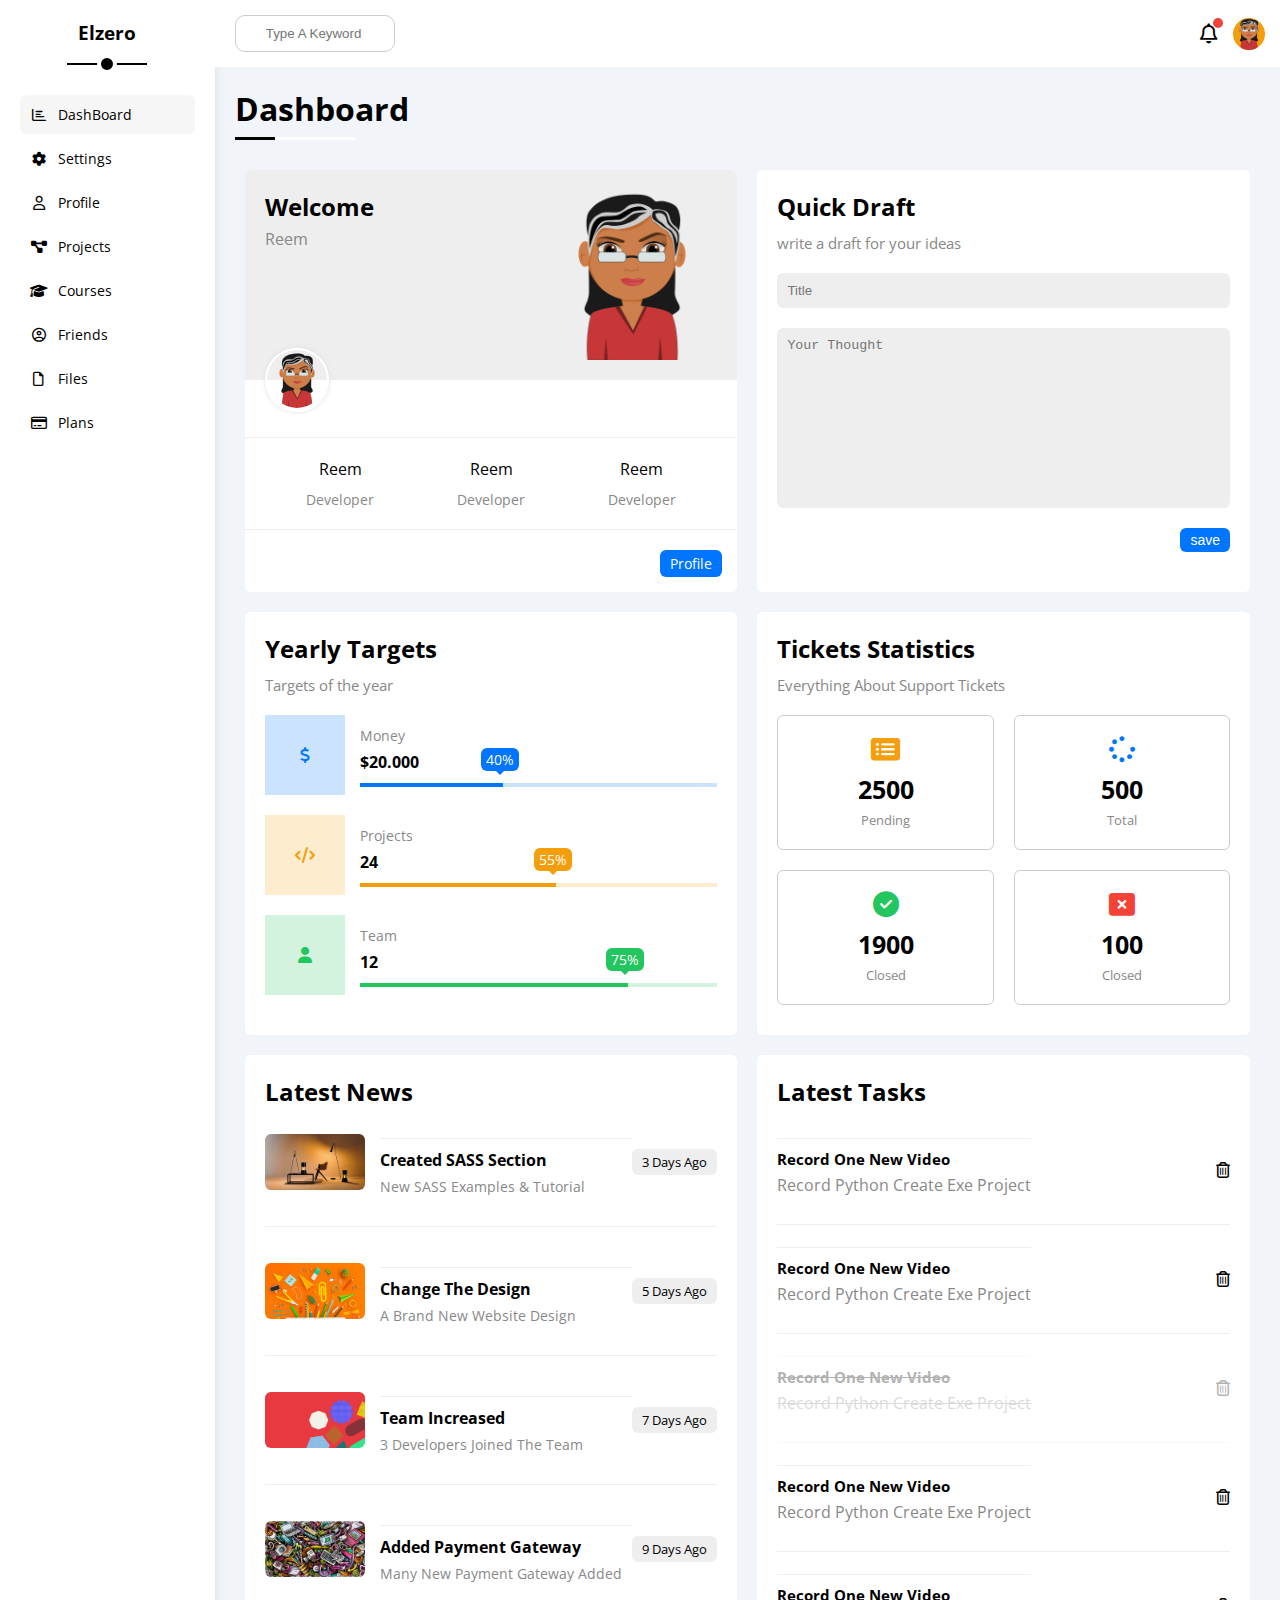
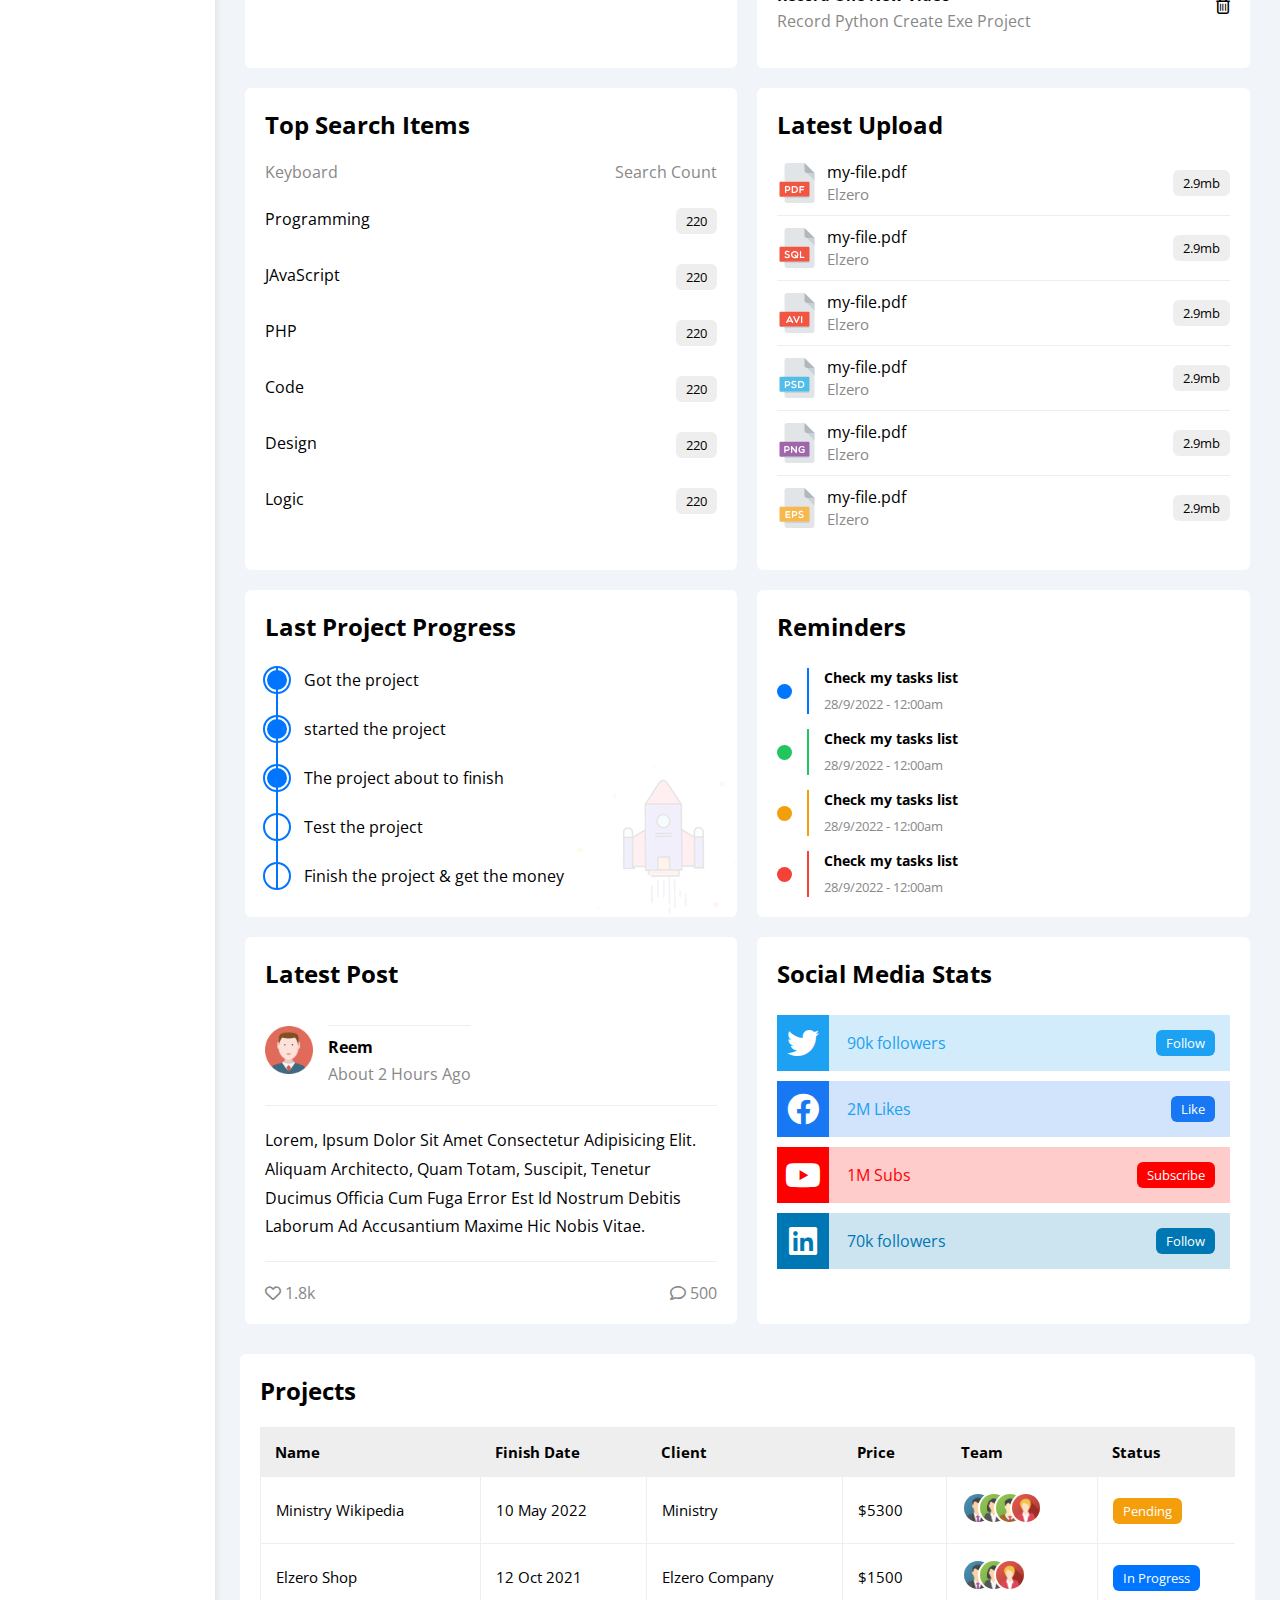
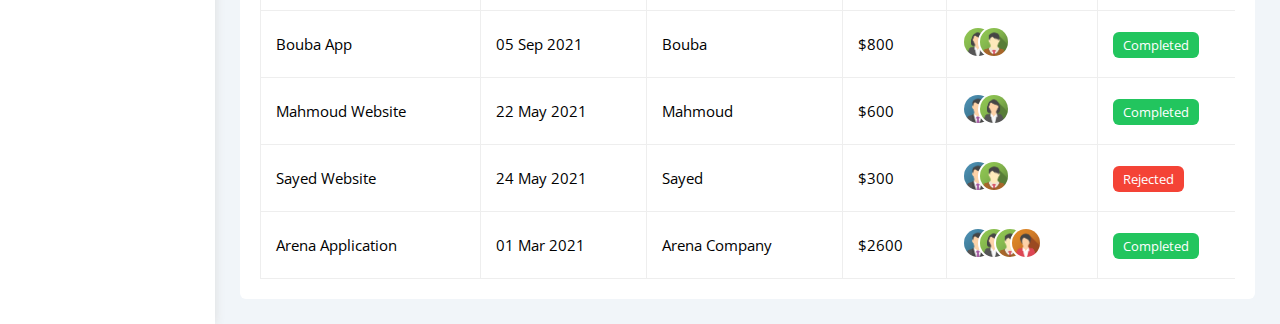
<file: index.html>
<!DOCTYPE html>
<html lang="en">
  <head>
    <meta charset="UTF-8" />
    <meta http-equiv="X-UA-Compatible" content="IE=edge" />
    <meta name="viewport" content="width=device-width, initial-scale=1.0" />
    <link rel="stylesheet" href="css/all.min.css" />
    <link rel="stylesheet" href="css/framework.css" />
    <link rel="stylesheet" href="css/style.css" />

    <link rel="preconnect" href="https://fonts.googleapis.com" />
    <link rel="preconnect" href="https://fonts.googleapis.com" />
    <link rel="preconnect" href="https://fonts.gstatic.com" crossorigin />
    <link
      href="https://fonts.googleapis.com/css2?family=Open+Sans:wght@300;500&display=swap"
      rel="stylesheet"
    />
    <title>DashBoard</title>
  </head>
  <body>
    <div class="page d-flex">
      <div class="sidebar bg-white p-20">
        <h3 class="p-relative txt-c mt-0">Elzero</h3>
        <ul>
          <li>
            <a
              class="active d-flex align-center fs-14 c-black rad-6 p-10"
              href="index.html"
            >
              <i class="fa-regular fa-chart-bar fa-fw"></i>
              <span>DashBoard</span>
            </a>
          </li>
          <li>
            <a
              class="d-flex align-center fs-14 c-black rad-6 p-10"
              href="settings.html"
            >
              <i class="fa-solid fa-gear fa-fw"></i>
              <span>Settings</span>
            </a>
          </li>
          <li>
            <a
              class="d-flex align-center fs-14 c-black rad-6 p-10"
              href="profile.html"
            >
              <i class="fa-regular fa-user fa-fw"></i>
              <span>Profile</span>
            </a>
          </li>
          <li>
            <a
              class="d-flex align-center fs-14 c-black rad-6 p-10"
              href="projects.html"
            >
              <i class="fa-solid fa-diagram-project fa-fw"></i>
              <span>Projects</span>
            </a>
          </li>
          <li>
            <a
              class="d-flex align-center fs-14 c-black rad-6 p-10"
              href="courses.html"
            >
              <i class="fa-solid fa-graduation-cap fa-fw"></i>
              <span>Courses</span>
            </a>
          </li>
          <li>
            <a
              class="d-flex align-center fs-14 c-black rad-6 p-10"
              href="friends.html"
            >
              <i class="fa-regular fa-circle-user fa-fw"></i>
              <span>Friends</span>
            </a>
          </li>
          <li>
            <a
              class="d-flex align-center fs-14 c-black rad-6 p-10"
              href="files.html"
            >
              <i class="fa-regular fa-file fa-fw"></i>
              <span>Files</span>
            </a>
          </li>

          <li>
            <a
              class="d-flex align-center fs-14 c-black rad-6 p-10"
              href="plans.html"
            >
              <i class="fa-regular fa-credit-card fa-fw"></i>
              <span>Plans</span>
            </a>
          </li>
        </ul>
      </div>
      <div class="content w-full">
        <!-- Start Head -->
        <div class="head bg-white p-15 between-flex">
          <div class="search p-relative">
            <input class="p-10" type="search" placeholder="Type A Keyword" />
          </div>
          <div class="icons d-flex align-center">
            <span class="notification p-relative">
              <i class="fa-regular fa-bell fa-lg"></i>
            </span>
            <img decoding="async" src="image/person.png" alt="" />
          </div>
        </div>
        <!-- end head -->
        <h1 class="p-relative">Dashboard</h1>
        <div class="wrapper d-grid gap-20">
          <!-- START WELCOME WIDGET -->
          <div class="welcome bg-white rad-6 block-mobile">
            <div class="intro p-20 d-flex space-between bg-eee">
              <div>
                <h2 class="m-0">Welcome</h2>
                <p class="c-grey mt-5">Reem</p>
              </div>
              <img class="hide-mobile" src="image/person.png" alt="" />
            </div>
            <img src="image/person.png" alt="" class="avatar" />
            <div class="body txt-c d-flex p-20 mt-20 mb-20 block-mobile">
              <div>
                Reem <span class="d-block c-grey fs-14 mt-10">Developer</span>
              </div>
              <div>
                Reem <span class="d-block c-grey fs-14 mt-10">Developer</span>
              </div>
              <div>
                Reem <span class="d-block c-grey fs-14 mt-10">Developer</span>
              </div>
            </div>
            <a
              href="profile.html"
              class="visit d-block fs-14 btn-shape bg-blue c-white w-fit"
              >Profile</a
            >
          </div>
          <!-- END WELCOME WIDGET -->

          <!-- START QUICK DRAFT WIDGET -->
          <div class="quick-draft p-20 bg-white rad-6">
            <h2 class="mt-0 mb-10">Quick Draft</h2>
            <p class="mt-0 mb-20 c-grey fs-15">write a draft for your ideas</p>
            <form>
              <input
                class="d-block mb-20 w-full p-10 b-none bg-eee rad-6"
                type="text"
                placeholder="Title"
              />
              <textarea
                class="d-block mb-20 w-full p-10 b-none bg-eee rad-6"
                placeholder="Your Thought"
              ></textarea>
              <input
                class="save d-block fs-14 bg-blue c-white b-none w-fit btn-shape"
                type="submit"
                value="save"
              />
            </form>
          </div>
          <!-- END QUICK DRAFT WIDGET -->

          <!-- start target WIDGET -->

          <div class="targets p-20 bg-white rad-6">
            <h2 class="mt-0 mb-10">Yearly Targets</h2>
            <p class="mt-0 mb-20 c-grey fs-15">Targets of the year</p>
            <div class="target-row mb-20 blue center-flex">
              <div class="icon center-flex">
                <i class="fa-solid fa-dollar-sign fa-la c-blue"></i>
              </div>
              <div class="details">
                <span class="fs-14 c-grey">Money</span>
                <span class="d-block mt-5 mb-10 fw-bold">$20.000</span>
                <div class="progress p-relative">
                  <span class="bg-blue blue" style="width: 40%">
                    <span class="bg-blue rad-6 fs-14">40%</span>
                  </span>
                </div>
              </div>
            </div>
            <div class="target-row mb-20 orange center-flex">
              <div class="icon center-flex">
                <i class="fa-solid fa-code fa-la c-orange"></i>
              </div>
              <div class="details">
                <span class="fs-14 c-grey">Projects</span>
                <span class="d-block mt-5 mb-10 fw-bold">24</span>
                <div class="progress p-relative">
                  <span class="bg-orange orange" style="width: 55%">
                    <span class="bg-orange rad-6 fs-14">55%</span>
                  </span>
                </div>
              </div>
            </div>
            <div class="target-row mb-20 green center-flex">
              <div class="icon center-flex">
                <i class="fa-solid fa-user fa-la c-green"></i>
              </div>
              <div class="details">
                <span class="fs-14 c-grey">Team</span>
                <span class="d-block mt-5 mb-10 fw-bold">12</span>
                <div class="progress p-relative">
                  <span class="bg-green green" style="width: 75%">
                    <span class="bg-green rad-6 fs-14">75%</span>
                  </span>
                </div>
              </div>
            </div>
          </div>

          <!-- end target WIDGET -->
          <!-- start ticket widget -->

          <div class="tickets p-20 bg-white rad-6">
            <h2 class="mt-0 mb-10">Tickets Statistics</h2>
            <p class="mt-0 mb-20 c-grey fs-15">
              Everything About Support Tickets
            </p>
            <div class="d-flex txt-c gap-20 f-wrap">
              <div class="box p-20 rad-6 fs-13 c-grey">
                <i class="fa-solid fa-rectangle-list fa-2x mb-10 c-orange"></i>
                <span class="d-block c-black fw-bold fs-25 mb-5">2500</span>
                Pending
              </div>
              <div class="box p-20 rad-6 fs-13 c-grey">
                <i class="fa-solid fa-spinner fa-2x mb-10 c-blue"></i>
                <span class="d-block c-black fw-bold fs-25 mb-5">500</span>
                Total
              </div>
              <div class="box p-20 rad-6 fs-13 c-grey">
                <i class="fa-solid fa-circle-check fa-2x mb-10 c-green"></i>
                <span class="d-block c-black fw-bold fs-25 mb-5">1900</span>
                Closed
              </div>
              <div class="box p-20 rad-6 fs-13 c-grey">
                <i class="fa-solid fa-rectangle-xmark fa-2x mb-10 c-red"></i>
                <span class="d-block c-black fw-bold fs-25 mb-5">100</span>
                Closed
              </div>
            </div>
          </div>

          <!-- end ticket widget -->

          <!-- start latest news -->

          <div class="latest-news p-20 bg-white rad-6 txt-c-mobile">
            <h2 class="mt-0 mb-20">Latest News</h2>
            <div class="news-row d-flex align-center block-mobile">
              <img src="imgs/news-01.png" alt="" />
              <div class="info">
                <h3>Created SASS Section</h3>
                <p class="m-0 fs-14 c-grey">New SASS Examples & Tutorial</p>
              </div>
              <div class="label btn-shape bg-eee fs-13">3 Days Ago</div>
            </div>
            <div class="news-row d-flex align-center block-mobile">
              <img src="imgs/news-02.png" alt="" />
              <div class="info">
                <h3>Change The Design</h3>
                <p class="m-0 fs-14 c-grey">A Brand New Website Design</p>
              </div>
              <div class="label btn-shape bg-eee fs-13">5 Days Ago</div>
            </div>
            <div class="news-row d-flex align-center block-mobile">
              <img src="imgs/news-03.png" alt="" />
              <div class="info">
                <h3>Team Increased</h3>
                <p class="m-0 fs-14 c-grey">3 Developers Joined The Team</p>
              </div>
              <div class="label btn-shape bg-eee fs-13">7 Days Ago</div>
            </div>
            <div class="news-row d-flex align-center block-mobile">
              <img src="imgs/news-04.png" alt="" />
              <div class="info">
                <h3>Added Payment Gateway</h3>
                <p class="m-0 fs-14 c-grey">Many New Payment Gateway Added</p>
              </div>
              <div class="label btn-shape bg-eee fs-13">9 Days Ago</div>
            </div>
          </div>

          <!-- end latest news -->

          <!-- start tasks -->

          <div class="tasks p-20 bg-white rad-6">
            <h2 class="mt-0 mb-20">Latest Tasks</h2>
            <div class="task-row between-flex">
              <div class="info">
                <h3 class="mt-0 mb-5 fs-15">Record One New Video</h3>
                <p class="mt-0 c-grey">Record Python Create Exe Project</p>
              </div>
              <i class="fa-regular fa-trash-can delete"></i>
            </div>
            <div class="task-row between-flex">
              <div class="info">
                <h3 class="mt-0 mb-5 fs-15">Record One New Video</h3>
                <p class="mt-0 c-grey">Record Python Create Exe Project</p>
              </div>
              <i class="fa-regular fa-trash-can delete"></i>
            </div>
            <div class="task-row between-flex done">
              <div class="info">
                <h3 class="mt-0 mb-5 fs-15">Record One New Video</h3>
                <p class="mt-0 c-grey">Record Python Create Exe Project</p>
              </div>
              <i class="fa-regular fa-trash-can delete"></i>
            </div>
            <div class="task-row between-flex">
              <div class="info">
                <h3 class="mt-0 mb-5 fs-15">Record One New Video</h3>
                <p class="mt-0 c-grey">Record Python Create Exe Project</p>
              </div>
              <i class="fa-regular fa-trash-can delete"></i>
            </div>
            <div class="task-row between-flex">
              <div class="info">
                <h3 class="mt-0 mb-5 fs-15">Record One New Video</h3>
                <p class="mt-0 c-grey">Record Python Create Exe Project</p>
              </div>
              <i class="fa-regular fa-trash-can delete"></i>
            </div>
          </div>

          <!-- end tasks -->

          <!-- start search -->

          <div class="search-items p-20 bg-white rad-6">
            <h2 class="mt-0 mb-20">Top Search Items</h2>
            <div class="item-head d-flex space-between c-grey mb-10">
              <div>Keyboard</div>
              <div>Search Count</div>
            </div>
            <div class="items d-flex space-between pt-15 pb-15">
              <span>Programming</span>
              <span class="bg-eee fs-13 btn-shape">220</span>
            </div>
            <div class="items d-flex space-between pt-15 pb-15">
              <span>JAvaScript</span>
              <span class="bg-eee fs-13 btn-shape">220</span>
            </div>
            <div class="items d-flex space-between pt-15 pb-15">
              <span>PHP</span>
              <span class="bg-eee fs-13 btn-shape">220</span>
            </div>
            <div class="items d-flex space-between pt-15 pb-15">
              <span>Code</span>
              <span class="bg-eee fs-13 btn-shape">220</span>
            </div>
            <div class="items d-flex space-between pt-15 pb-15">
              <span>Design</span>
              <span class="bg-eee fs-13 btn-shape">220</span>
            </div>
            <div class="items d-flex space-between pt-15 pb-15">
              <span>Logic</span>
              <span class="bg-eee fs-13 btn-shape">220</span>
            </div>
          </div>

          <!-- end search -->
          <!-- start upload -->

          <div class="latest-upload p-20 bg-white rad-6">
            <h2 class="mt-0 mb-20">Latest Upload</h2>
            <ul class="m-0">
              <li class="between-flex pb-10 mb-10">
                <div class="d-flex align-center">
                  <img class="mr-10" src="imgs/pdf.svg" alt="" />

                  <div>
                    <span class="d-block">my-file.pdf</span>
                    <span class="c-grey fs-15">Elzero</span>
                  </div>
                </div>
                <div class="btn-shape bg-eee fs-13">2.9mb</div>
              </li>
              <li class="between-flex pb-10 mb-10">
                <div class="d-flex align-center">
                  <img class="mr-10" src="imgs/sql.svg" alt="" />

                  <div>
                    <span class="d-block">my-file.pdf</span>
                    <span class="c-grey fs-15">Elzero</span>
                  </div>
                </div>
                <div class="btn-shape bg-eee fs-13">2.9mb</div>
              </li>
              <li class="between-flex pb-10 mb-10">
                <div class="d-flex align-center">
                  <img class="mr-10" src="imgs/avi.svg" alt="" />

                  <div>
                    <span class="d-block">my-file.pdf</span>
                    <span class="c-grey fs-15">Elzero</span>
                  </div>
                </div>
                <div class="btn-shape bg-eee fs-13">2.9mb</div>
              </li>
              <li class="between-flex pb-10 mb-10">
                <div class="d-flex align-center">
                  <img class="mr-10" src="imgs/psd.svg" alt="" />

                  <div>
                    <span class="d-block">my-file.pdf</span>
                    <span class="c-grey fs-15">Elzero</span>
                  </div>
                </div>
                <div class="btn-shape bg-eee fs-13">2.9mb</div>
              </li>
              <li class="between-flex pb-10 mb-10">
                <div class="d-flex align-center">
                  <img class="mr-10" src="imgs/png.svg" alt="" />

                  <div>
                    <span class="d-block">my-file.pdf</span>
                    <span class="c-grey fs-15">Elzero</span>
                  </div>
                </div>
                <div class="btn-shape bg-eee fs-13">2.9mb</div>
              </li>
              <li class="between-flex pb-10 mb-10">
                <div class="d-flex align-center">
                  <img class="mr-10" src="imgs/eps.svg" alt="" />

                  <div>
                    <span class="d-block">my-file.pdf</span>
                    <span class="c-grey fs-15">Elzero</span>
                  </div>
                </div>
                <div class="btn-shape bg-eee fs-13">2.9mb</div>
              </li>
            </ul>
          </div>

          <!-- end upload -->

          <!-- start last progress -->

          <div class="last-project p-20 bg-white rad-6 p-relative">
            <h2 class="mt-0 mb-20">Last Project Progress</h2>
            <ul class="m-0 p-relative">
              <li class="mt-25 d-flex align-center done">Got the project</li>
              <li class="mt-25 d-flex align-center done">
                started the project
              </li>
              <li class="mt-25 d-flex align-center done">
                The project about to finish
              </li>
              <li class="mt-25 d-flex align-center current">
                Test the project
              </li>
              <li class="mt-25 d-flex align-center">
                Finish the project & get the money
              </li>
            </ul>
            <img class="lunch-icon hide-mobile" src="imgs/project.png" alt="" />
          </div>

          <!-- end last progress -->

          <!-- start reminders -->

          <div class="reminders p-20 bg-white rad-6 p-relative">
            <h2 class="mt-0 mb-25">Reminders</h2>
            <ul class="m-0">
              <li class="d-flex align-center mt-15">
                <span class="key bg-blue mr-15 d-block rad-half"></span>
                <div class="pl-15 blue">
                  <p class="fs-14 fw-bold mt-0 mb-5">Check my tasks list</p>
                  <span class="fs-13 c-grey">28/9/2022 - 12:00am</span>
                </div>
              </li>
              <li class="d-flex align-center mt-15">
                <span class="key bg-green mr-15 d-block rad-half"></span>
                <div class="pl-15 green">
                  <p class="fs-14 fw-bold mt-0 mb-5">Check my tasks list</p>
                  <span class="fs-13 c-grey">28/9/2022 - 12:00am</span>
                </div>
              </li>
              <li class="d-flex align-center mt-15">
                <span class="key bg-orange mr-15 d-block rad-half"></span>
                <div class="pl-15 orange">
                  <p class="fs-14 fw-bold mt-0 mb-5">Check my tasks list</p>
                  <span class="fs-13 c-grey">28/9/2022 - 12:00am</span>
                </div>
              </li>
              <li class="d-flex align-center mt-15">
                <span class="key bg-red mr-15 d-block rad-half"></span>
                <div class="pl-15 red">
                  <p class="fs-14 fw-bold mt-0 mb-5">Check my tasks list</p>
                  <span class="fs-13 c-grey">28/9/2022 - 12:00am</span>
                </div>
              </li>
            </ul>
          </div>

          <!-- end reminders -->

          <!-- start last post -->

          <div class="last-post p-20 bg-white rad-6">
            <h2 class="mt-0 mb-25">Latest Post</h2>
            <div class="top d-flex align-center">
              <img src="imgs/avatar.png" alt="" class="avatar mr-15" />
              <div class="info">
                <span class="d-block mb-5 fw-bold">Reem</span>
                <span class="c-grey">About 2 Hours Ago</span>
              </div>
            </div>
            <div class="post-content txt-c-mobile pt-20 pb-20 mt-20 mb-20">
              Lorem, ipsum dolor sit amet consectetur adipisicing elit. Aliquam
              architecto, quam totam, suscipit, tenetur ducimus officia cum fuga
              error est id nostrum debitis laborum ad accusantium maxime hic
              nobis vitae.
            </div>
            <div class="post-status between-flex c-grey">
              <div>
                <i class="fa-regular fa-heart"></i>
                <span>1.8k</span>
              </div>
              <div>
                <i class="fa-regular fa-comment"></i>
                <span>500</span>
              </div>
            </div>
          </div>

          <!-- end last post -->

          <!-- start social media -->

          <div class="social-media p-20 bg-white rad-6 p-relative">
            <h2 class="mt-0 mb-25">Social Media Stats</h2>
            <div class="box twitter p-15 p-relative mb-10 between-flex">
              <i
                class="fa-brands fa-twitter fa-2x c-white h-full center-flex"
              ></i>
              <span>90k followers</span>
              <a class="fs-13 c-white btn-shape" href="#">Follow</a>
            </div>
            <div class="box facebook p-15 p-relative mb-10 between-flex">
              <i
                class="fa-brands fa-facebook fa-2x c-white h-full center-flex"
              ></i>
              <span>2M Likes</span>
              <a class="fs-13 c-white btn-shape" href="#">Like</a>
            </div>
            <div class="box youtube p-15 p-relative mb-10 between-flex">
              <i
                class="fa-brands fa-youtube fa-2x c-white h-full center-flex"
              ></i>
              <span>1M Subs</span>
              <a class="fs-13 c-white btn-shape" href="#">Subscribe</a>
            </div>
            <div class="box linkedin p-15 p-relative mb-10 between-flex">
              <i
                class="fa-brands fa-linkedin fa-2x c-white h-full center-flex"
              ></i>
              <span>70k followers</span>
              <a class="fs-13 c-white btn-shape" href="#">Follow</a>
            </div>
          </div>

          <!-- end social media -->
        </div>
        <!-- start project table -->

        <div class="project p-20 bg-white rad-6 m-25">
          <h2 class="mt-0 mb-20">Projects</h2>
          <div class="responsive-table">
            <table class="w-full fs-15">
                          <thead>
                <tr>
                  <td>Name</td>
                  <td>Finish Date</td>
                  <td>Client</td>
                  <td>Price</td>
                  <td>Team</td>
                  <td>Status</td>
                </tr>
              </thead>
              <tbody>
                <tr>
                  <td>Ministry Wikipedia</td>
                  <td>10 May 2022</td>
                  <td>Ministry</td>
                  <td>$5300</td>
                  <td>
                    <img decoding="async" src="imgs/team-01.png" alt="" />
                    <img decoding="async" src="imgs/team-02.png" alt="" />
                    <img decoding="async" src="imgs/team-03.png" alt="" />
                    <img decoding="async" src="imgs/team-05.png" alt="" />
                  </td>
                  <td>
                    <span class="label fs-13 btn-shape bg-orange c-white">Pending</span>
                  </td>
                </tr>
                <tr>
                  <td>Elzero Shop</td>
                  <td>12 Oct 2021</td>
                  <td>Elzero Company</td>
                  <td>$1500</td>
                  <td>
                    <img decoding="async" src="imgs/team-01.png" alt="" />
                    <img decoding="async" src="imgs/team-02.png" alt="" />
                    <img decoding="async" src="imgs/team-05.png" alt="" />
                  </td>
                  <td><span class="label fs-13 btn-shape bg-blue c-white">In Progress</span></td>
                </tr>
                <tr>
                  <td>Bouba App</td>
                  <td>05 Sep 2021</td>
                  <td>Bouba</td>
                  <td>$800</td>
                  <td>
                    <img decoding="async" src="imgs/team-02.png" alt="" />
                    <img decoding="async" src="imgs/team-03.png" alt="" />
                  </td>
                  <td><span class="label fs-13 btn-shape bg-green c-white">Completed</span></td>
                </tr>
                <tr>
                  <td>Mahmoud Website</td>
                  <td>22 May 2021</td>
                  <td>Mahmoud</td>
                  <td>$600</td>
                  <td>
                    <img decoding="async" src="imgs/team-01.png" alt="" />
                    <img decoding="async" src="imgs/team-02.png" alt="" />
                  </td>
                  <td><span class="label fs-13 btn-shape bg-green c-white">Completed</span></td>
                </tr>
                <tr>
                  <td>Sayed Website</td>
                  <td>24 May 2021</td>
                  <td>Sayed</td>
                  <td>$300</td>
                  <td>
                    <img decoding="async" src="imgs/team-01.png" alt="" />
                    <img decoding="async" src="imgs/team-03.png" alt="" />
                  </td>
                  <td><span class="label fs-13 btn-shape bg-red c-white">Rejected</span></td>
                </tr>
                <tr>
                  <td>Arena Application</td>
                  <td>01 Mar 2021</td>
                  <td>Arena Company</td>
                  <td>$2600</td>
                  <td>
                    <img decoding="async" src="imgs/team-01.png" alt="" />
                    <img decoding="async" src="imgs/team-02.png" alt="" />
                    <img decoding="async" src="imgs/team-03.png" alt="" />
                    <img decoding="async" src="imgs/team-04.png" alt="" />
                  </td>
                  <td><span class="label fs-13 btn-shape bg-green c-white">Completed</span></td>
                </tr>
              </tbody>
            </table>
          </div>
        </div>
            </table>
          </div>
        </div>

        <!-- end project table -->
      </div>
    </div>
  </body>
</html>
</file>
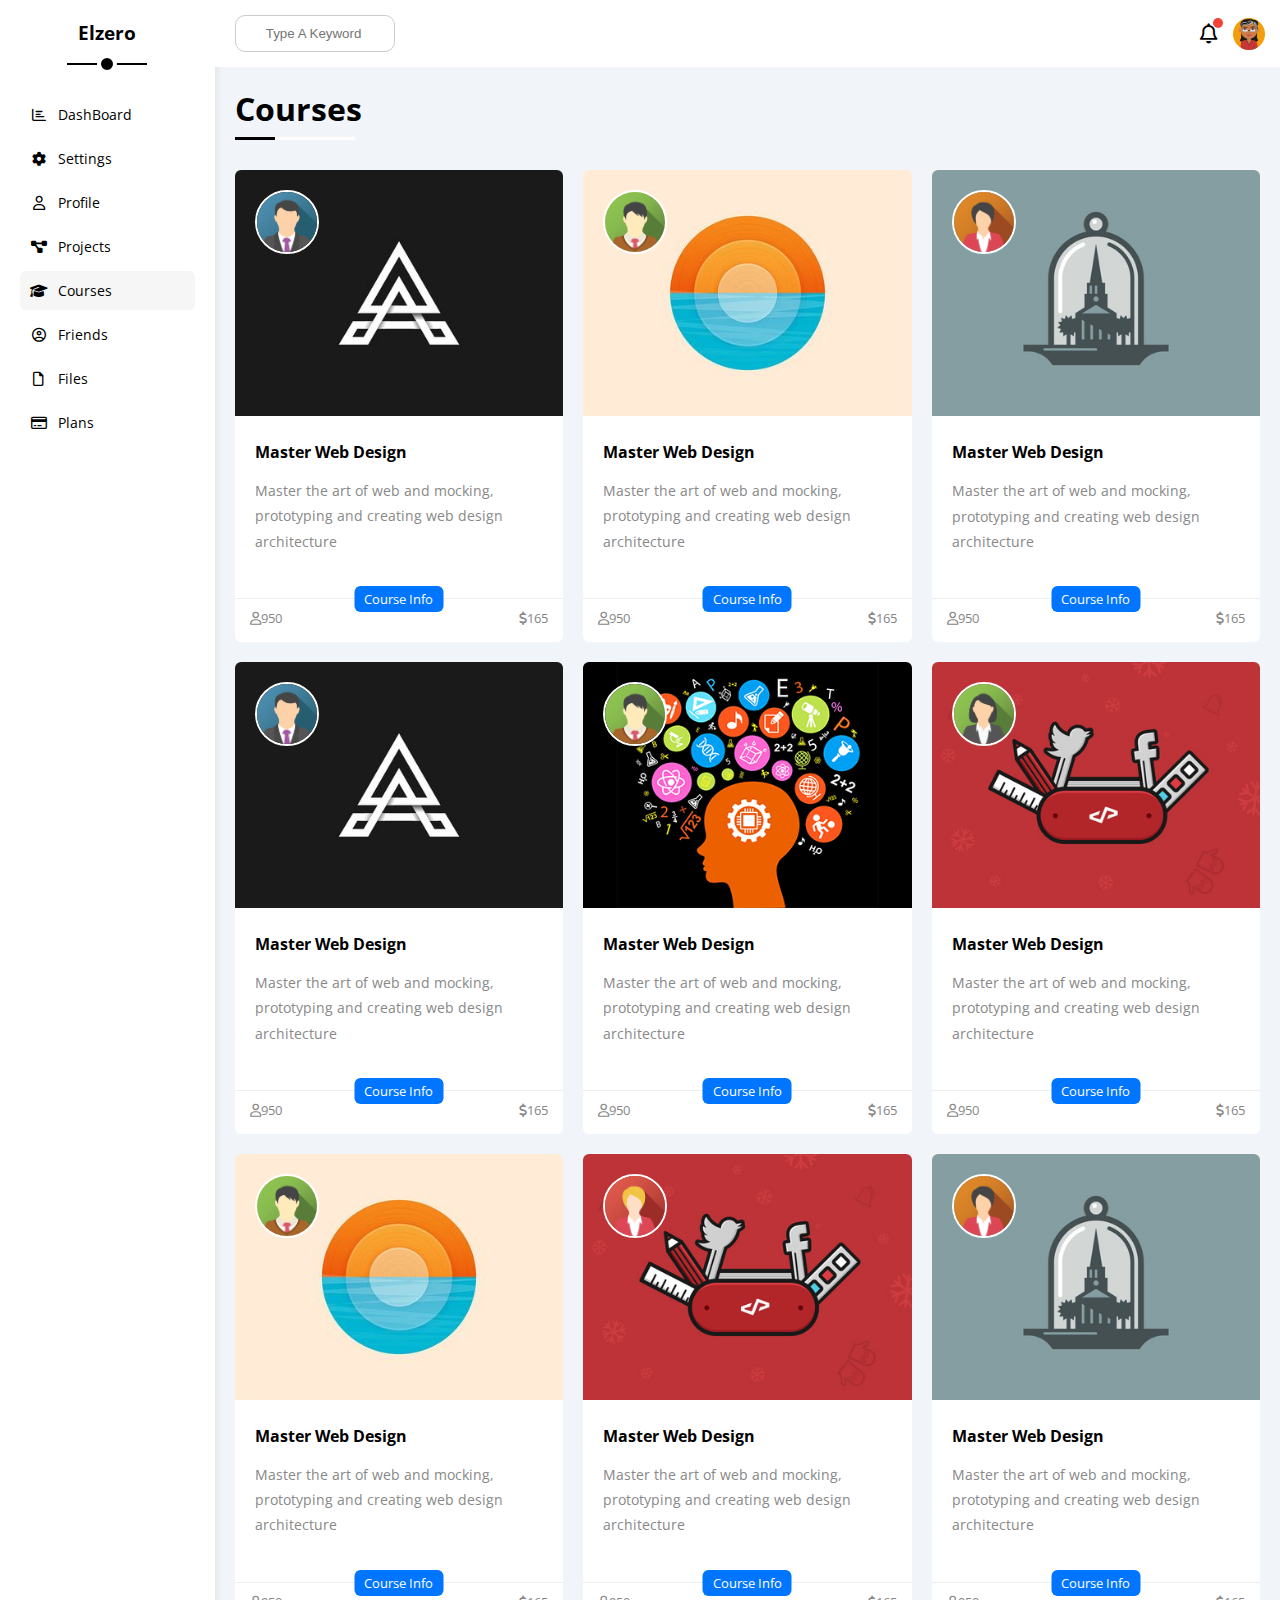
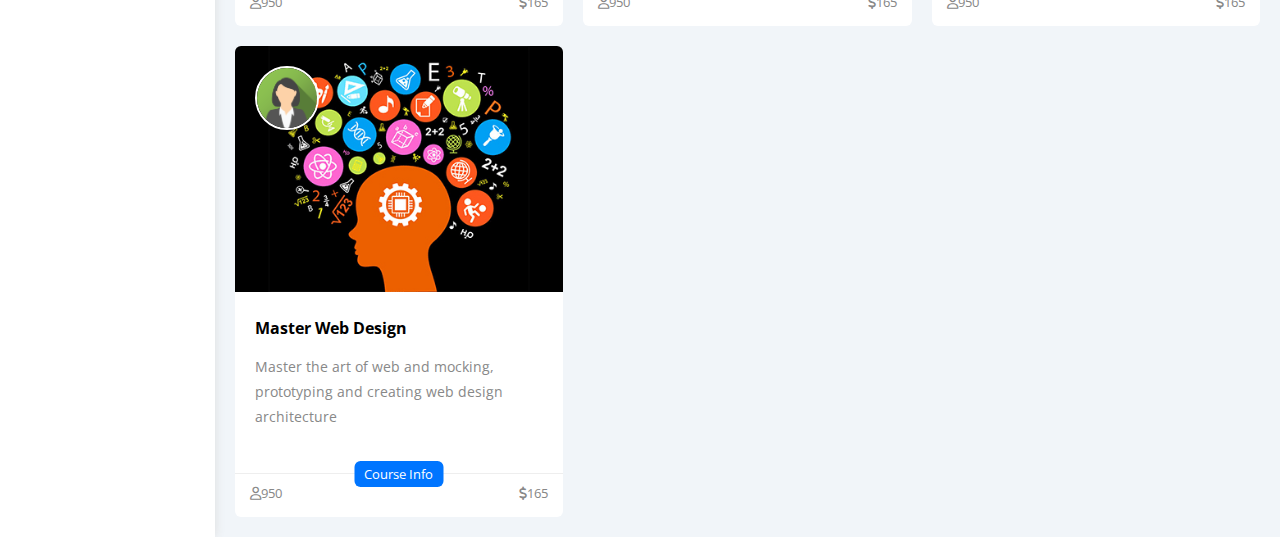
<file: courses.html>
<!DOCTYPE html>
<html lang="en">
  <head>
    <meta charset="UTF-8" />
    <meta http-equiv="X-UA-Compatible" content="IE=edge" />
    <meta name="viewport" content="width=device-width, initial-scale=1.0" />
    <link rel="stylesheet" href="css/all.min.css" />
    <link rel="stylesheet" href="css/framework.css" />
    <link rel="stylesheet" href="css/style.css" />

    <link rel="preconnect" href="https://fonts.googleapis.com" />
    <link rel="preconnect" href="https://fonts.googleapis.com" />
    <link rel="preconnect" href="https://fonts.gstatic.com" crossorigin />
    <link
      href="https://fonts.googleapis.com/css2?family=Open+Sans:wght@300;500&display=swap"
      rel="stylesheet"
    />
    <title>Courses</title>
  </head>
  <body>
    <div class="page d-flex">
      <div class="sidebar bg-white p-20">
        <h3 class="p-relative txt-c mt-0">Elzero</h3>
        <ul>
          <li>
            <a
              class="d-flex align-center fs-14 c-black rad-6 p-10"
              href="index.html"
            >
              <i class="fa-regular fa-chart-bar fa-fw"></i>
              <span>DashBoard</span>
            </a>
          </li>
          <li>
            <a
              class="d-flex align-center fs-14 c-black rad-6 p-10"
              href="settings.html"
            >
              <i class="fa-solid fa-gear fa-fw"></i>
              <span>Settings</span>
            </a>
          </li>
          <li>
            <a
              class="d-flex align-center fs-14 c-black rad-6 p-10"
              href="profile.html"
            >
              <i class="fa-regular fa-user fa-fw"></i>
              <span>Profile</span>
            </a>
          </li>
          <li>
            <a
              class="d-flex align-center fs-14 c-black rad-6 p-10"
              href="projects.html"
            >
              <i class="fa-solid fa-diagram-project fa-fw"></i>
              <span>Projects</span>
            </a>
          </li>
          <li>
            <a
              class="active d-flex align-center fs-14 c-black rad-6 p-10"
              href="courses.html"
            >
              <i class="fa-solid fa-graduation-cap fa-fw"></i>
              <span>Courses</span>
            </a>
          </li>
          <li>
            <a
              class="d-flex align-center fs-14 c-black rad-6 p-10"
              href="friends.html"
            >
              <i class="fa-regular fa-circle-user fa-fw"></i>
              <span>Friends</span>
            </a>
          </li>
          <li>
            <a
              class="d-flex align-center fs-14 c-black rad-6 p-10"
              href="files.html"
            >
              <i class="fa-regular fa-file fa-fw"></i>
              <span>Files</span>
            </a>
          </li>

          <li>
            <a
              class="d-flex align-center fs-14 c-black rad-6 p-10"
              href="plans.html"
            >
              <i class="fa-regular fa-credit-card fa-fw"></i>
              <span>Plans</span>
            </a>
          </li>
        </ul>
      </div>
      <div class="content w-full">
        <!-- Start Head -->
        <div class="head bg-white p-15 between-flex">
          <div class="search p-relative">
            <input class="p-10" type="search" placeholder="Type A Keyword" />
          </div>
          <div class="icons d-flex align-center">
            <span class="notification p-relative">
              <i class="fa-regular fa-bell fa-lg"></i>
            </span>
            <img decoding="async" src="image/person.png" alt="" />
          </div>
        </div>
        <!-- end head -->
        <h1 class="p-relative">Courses</h1>
        <div class="courses-page d-grid m-20 gap-20">
          <div class="course bg-white rad-6 p-relative">
            <img class="cover" src="imgs/course-01.jpg" alt="" />
            <img class="instructor" src="imgs/team-01.png" alt="" />
            <div class="p-20">
              <h4 class="m-0">Master Web Design</h4>
              <p class="description mt-15 fs-14 c-grey">
                Master the art of web and mocking, prototyping and creating web
                design architecture
              </p>
            </div>
            <div class="info between-flex p-relative p-15">
              <span class="title btn-shape bg-blue c-white">Course Info</span>
              <span class="c-grey">
                <i class="fa-regular fa-user"></i>950
              </span>
              <span class="c-grey">
                <i class="fa-solid fa-dollar-sign"></i>165
              </span>
            </div>
          </div>
          <div class="course bg-white rad-6 p-relative">
            <img class="cover" src="imgs/course-03.jpg" alt="" />
            <img class="instructor" src="imgs/team-03.png" alt="" />
            <div class="p-20">
              <h4 class="m-0">Master Web Design</h4>
              <p class="description mt-15 fs-14 c-grey">
                Master the art of web and mocking, prototyping and creating web
                design architecture
              </p>
            </div>
            <div class="info between-flex p-relative p-15">
              <span class="title btn-shape bg-blue c-white">Course Info</span>
              <span class="c-grey">
                <i class="fa-regular fa-user"></i>950
              </span>
              <span class="c-grey">
                <i class="fa-solid fa-dollar-sign"></i>165
              </span>
            </div>
          </div>
          <div class="course bg-white rad-6 p-relative">
            <img class="cover" src="imgs/course-04.jpg" alt="" />
            <img class="instructor" src="imgs/team-04.png" alt="" />
            <div class="p-20">
              <h4 class="m-0">Master Web Design</h4>
              <p class="description mt-15 fs-14 c-grey">
                Master the art of web and mocking, prototyping and creating web
                design architecture
              </p>
            </div>
            <div class="info between-flex p-relative p-15">
              <span class="title btn-shape bg-blue c-white">Course Info</span>
              <span class="c-grey">
                <i class="fa-regular fa-user"></i>950
              </span>
              <span class="c-grey">
                <i class="fa-solid fa-dollar-sign"></i>165
              </span>
            </div>
          </div>
          <div class="course bg-white rad-6 p-relative">
            <img class="cover" src="imgs/course-01.jpg" alt="" />
            <img class="instructor" src="imgs/team-01.png" alt="" />
            <div class="p-20">
              <h4 class="m-0">Master Web Design</h4>
              <p class="description mt-15 fs-14 c-grey">
                Master the art of web and mocking, prototyping and creating web
                design architecture
              </p>
            </div>
            <div class="info between-flex p-relative p-15">
              <span class="title btn-shape bg-blue c-white">Course Info</span>
              <span class="c-grey">
                <i class="fa-regular fa-user"></i>950
              </span>
              <span class="c-grey">
                <i class="fa-solid fa-dollar-sign"></i>165
              </span>
            </div>
          </div>
          <div class="course bg-white rad-6 p-relative">
            <img class="cover" src="imgs/course-02.jpg" alt="" />
            <img class="instructor" src="imgs/team-03.png" alt="" />
            <div class="p-20">
              <h4 class="m-0">Master Web Design</h4>
              <p class="description mt-15 fs-14 c-grey">
                Master the art of web and mocking, prototyping and creating web
                design architecture
              </p>
            </div>
            <div class="info between-flex p-relative p-15">
              <span class="title btn-shape bg-blue c-white">Course Info</span>
              <span class="c-grey">
                <i class="fa-regular fa-user"></i>950
              </span>
              <span class="c-grey">
                <i class="fa-solid fa-dollar-sign"></i>165
              </span>
            </div>
          </div>
          <div class="course bg-white rad-6 p-relative">
            <img class="cover" src="imgs/course-05.jpg" alt="" />
            <img class="instructor" src="imgs/team-02.png" alt="" />
            <div class="p-20">
              <h4 class="m-0">Master Web Design</h4>
              <p class="description mt-15 fs-14 c-grey">
                Master the art of web and mocking, prototyping and creating web
                design architecture
              </p>
            </div>
            <div class="info between-flex p-relative p-15">
              <span class="title btn-shape bg-blue c-white">Course Info</span>
              <span class="c-grey">
                <i class="fa-regular fa-user"></i>950
              </span>
              <span class="c-grey">
                <i class="fa-solid fa-dollar-sign"></i>165
              </span>
            </div>
          </div>
          <div class="course bg-white rad-6 p-relative">
            <img class="cover" src="imgs/course-03.jpg" alt="" />
            <img class="instructor" src="imgs/team-03.png" alt="" />
            <div class="p-20">
              <h4 class="m-0">Master Web Design</h4>
              <p class="description mt-15 fs-14 c-grey">
                Master the art of web and mocking, prototyping and creating web
                design architecture
              </p>
            </div>
            <div class="info between-flex p-relative p-15">
              <span class="title btn-shape bg-blue c-white">Course Info</span>
              <span class="c-grey">
                <i class="fa-regular fa-user"></i>950
              </span>
              <span class="c-grey">
                <i class="fa-solid fa-dollar-sign"></i>165
              </span>
            </div>
          </div>
          <div class="course bg-white rad-6 p-relative">
            <img class="cover" src="imgs/course-05.jpg" alt="" />
            <img class="instructor" src="imgs/team-05.png" alt="" />
            <div class="p-20">
              <h4 class="m-0">Master Web Design</h4>
              <p class="description mt-15 fs-14 c-grey">
                Master the art of web and mocking, prototyping and creating web
                design architecture
              </p>
            </div>
            <div class="info between-flex p-relative p-15">
              <span class="title btn-shape bg-blue c-white">Course Info</span>
              <span class="c-grey">
                <i class="fa-regular fa-user"></i>950
              </span>
              <span class="c-grey">
                <i class="fa-solid fa-dollar-sign"></i>165
              </span>
            </div>
          </div>
          <div class="course bg-white rad-6 p-relative">
            <img class="cover" src="imgs/course-04.jpg" alt="" />
            <img class="instructor" src="imgs/team-04.png" alt="" />
            <div class="p-20">
              <h4 class="m-0">Master Web Design</h4>
              <p class="description mt-15 fs-14 c-grey">
                Master the art of web and mocking, prototyping and creating web
                design architecture
              </p>
            </div>
            <div class="info between-flex p-relative p-15">
              <span class="title btn-shape bg-blue c-white">Course Info</span>
              <span class="c-grey">
                <i class="fa-regular fa-user"></i>950
              </span>
              <span class="c-grey">
                <i class="fa-solid fa-dollar-sign"></i>165
              </span>
            </div>
          </div>
          <div class="course bg-white rad-6 p-relative">
            <img class="cover" src="imgs/course-02.jpg" alt="" />
            <img class="instructor" src="imgs/team-02.png" alt="" />
            <div class="p-20">
              <h4 class="m-0">Master Web Design</h4>
              <p class="description mt-15 fs-14 c-grey">
                Master the art of web and mocking, prototyping and creating web
                design architecture
              </p>
            </div>
            <div class="info between-flex p-relative p-15">
              <span class="title btn-shape bg-blue c-white">Course Info</span>
              <span class="c-grey">
                <i class="fa-regular fa-user"></i>950
              </span>
              <span class="c-grey">
                <i class="fa-solid fa-dollar-sign"></i>165
              </span>
            </div>
          </div>
        </div>
      </div>
    </div>
  </body>
</html>
</file>
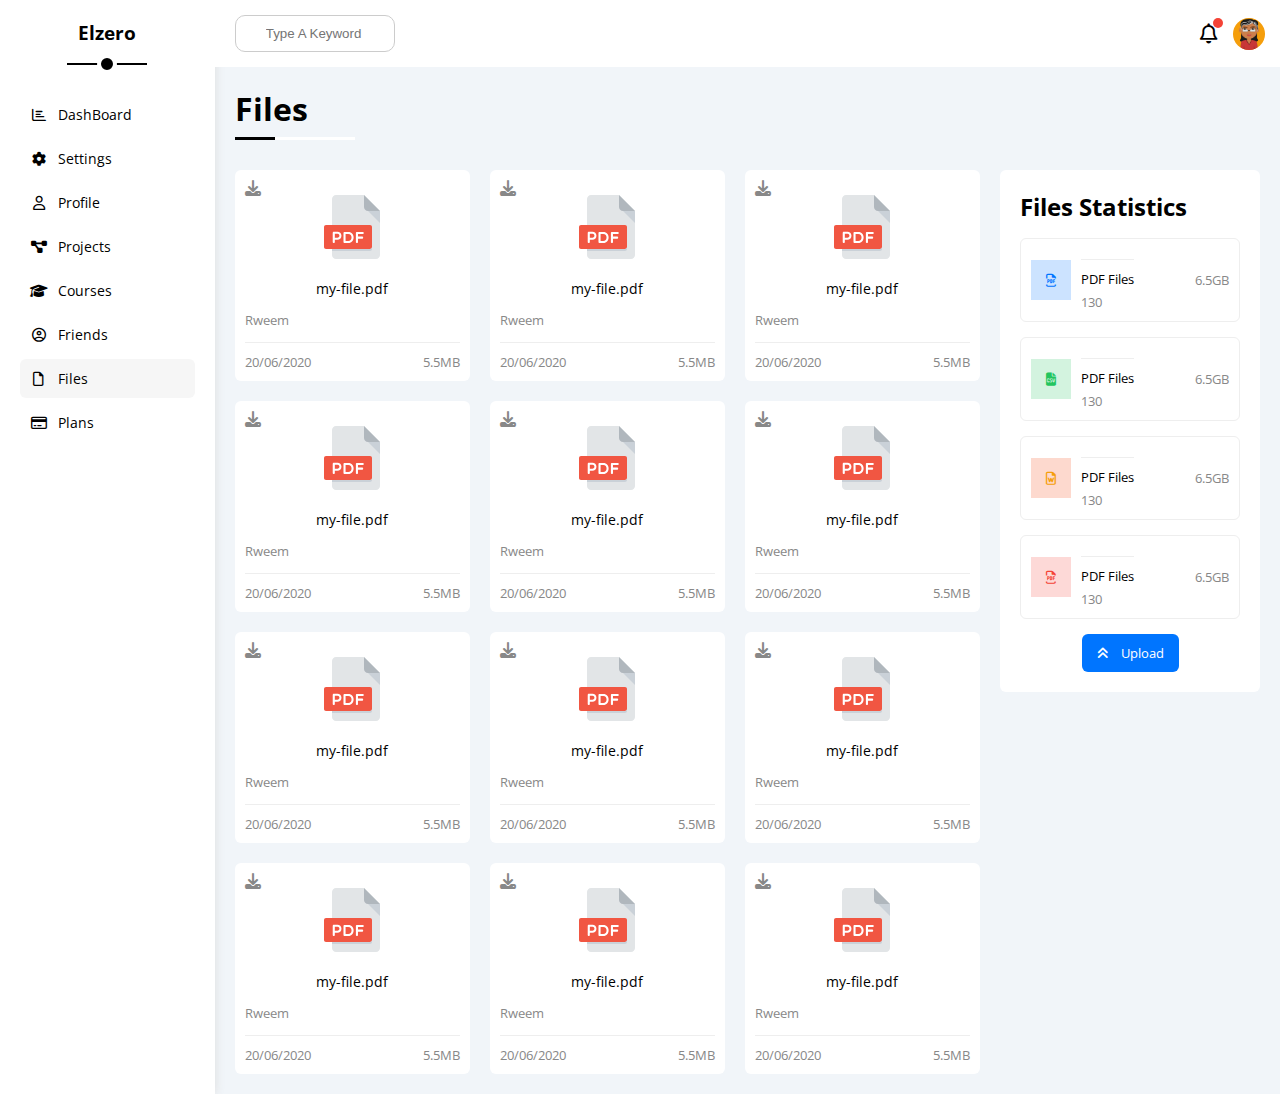
<file: files.html>
<!DOCTYPE html>
<html lang="en">
  <head>
    <meta charset="UTF-8" />
    <meta http-equiv="X-UA-Compatible" content="IE=edge" />
    <meta name="viewport" content="width=device-width, initial-scale=1.0" />
    <link rel="stylesheet" href="css/all.min.css" />
    <link rel="stylesheet" href="css/framework.css" />
    <link rel="stylesheet" href="css/style.css" />

    <link rel="preconnect" href="https://fonts.googleapis.com" />
    <link rel="preconnect" href="https://fonts.googleapis.com" />
    <link rel="preconnect" href="https://fonts.gstatic.com" crossorigin />
    <link
      href="https://fonts.googleapis.com/css2?family=Open+Sans:wght@300;500&display=swap"
      rel="stylesheet"
    />
    <title>Files</title>
  </head>
  <body>
    <div class="page d-flex">
      <div class="sidebar bg-white p-20">
        <h3 class="p-relative txt-c mt-0">Elzero</h3>
        <ul>
          <li>
            <a
              class="d-flex align-center fs-14 c-black rad-6 p-10"
              href="index.html"
            >
              <i class="fa-regular fa-chart-bar fa-fw"></i>
              <span>DashBoard</span>
            </a>
          </li>
          <li>
            <a
              class="d-flex align-center fs-14 c-black rad-6 p-10"
              href="settings.html"
            >
              <i class="fa-solid fa-gear fa-fw"></i>
              <span>Settings</span>
            </a>
          </li>
          <li>
            <a
              class="d-flex align-center fs-14 c-black rad-6 p-10"
              href="profile.html"
            >
              <i class="fa-regular fa-user fa-fw"></i>
              <span>Profile</span>
            </a>
          </li>
          <li>
            <a
              class="d-flex align-center fs-14 c-black rad-6 p-10"
              href="projects.html"
            >
              <i class="fa-solid fa-diagram-project fa-fw"></i>
              <span>Projects</span>
            </a>
          </li>
          <li>
            <a
              class="d-flex align-center fs-14 c-black rad-6 p-10"
              href="courses.html"
            >
              <i class="fa-solid fa-graduation-cap fa-fw"></i>
              <span>Courses</span>
            </a>
          </li>
          <li>
            <a
              class="d-flex align-center fs-14 c-black rad-6 p-10"
              href="friends.html"
            >
              <i class="fa-regular fa-circle-user fa-fw"></i>
              <span>Friends</span>
            </a>
          </li>
          <li>
            <a
              class="active d-flex align-center fs-14 c-black rad-6 p-10"
              href="files.html"
            >
              <i class="fa-regular fa-file fa-fw"></i>
              <span>Files</span>
            </a>
          </li>

          <li>
            <a
              class="d-flex align-center fs-14 c-black rad-6 p-10"
              href="plans.html"
            >
              <i class="fa-regular fa-credit-card fa-fw"></i>
              <span>Plans</span>
            </a>
          </li>
        </ul>
      </div>
      <div class="content w-full">
        <!-- Start Head -->
        <div class="head bg-white p-15 between-flex">
          <div class="search p-relative">
            <input class="p-10" type="search" placeholder="Type A Keyword" />
          </div>
          <div class="icons d-flex align-center">
            <span class="notification p-relative">
              <i class="fa-regular fa-bell fa-lg"></i>
            </span>
            <img decoding="async" src="image/person.png" alt="" />
          </div>
        </div>
        <!-- end head -->
        <h1 class="p-relative">Files</h1>
        <div class="files-page d-flex m-20 gap-20">
          <div class="files-state p-20 bg-white rad-6">
            <h2 class="mt-0 mb-15 txt-c-mobile">Files Statistics</h2>
            <div class="d-flex align-center b-eee p-10 rad-6 mb-15 fs-13">
              <i
                class="fa-regular fa-file-pdf fa-la blue center-flex c-blue icon"
              ></i>
              <div class="info">
                <span>PDF Files</span>
                <span class="c-grey d-block mt-5">130</span>
              </div>
              <div class="size c-grey">6.5GB</div>
            </div>
            <div class="d-flex align-center b-eee p-10 rad-6 mb-15 fs-13">
              <i
                class="fa-solid fa-file-csv fa-la green center-flex c-green icon"
              ></i>
              <div class="info">
                <span>PDF Files</span>
                <span class="c-grey d-block mt-5">130</span>
              </div>
              <div class="size c-grey">6.5GB</div>
            </div>
            <div class="d-flex align-center b-eee p-10 rad-6 mb-15 fs-13">
              <i
                class="fa-regular fa-file-word fa-la orange center-flex c-orange icon"
              ></i>
              <div class="info">
                <span>PDF Files</span>
                <span class="c-grey d-block mt-5">130</span>
              </div>
              <div class="size c-grey">6.5GB</div>
            </div>
            <div class="d-flex align-center b-eee p-10 rad-6 mb-15 fs-13">
              <i
                class="fa-regular fa-file-pdf fa-la red center-flex c-red icon"
              ></i>
              <div class="info">
                <span>PDF Files</span>
                <span class="c-grey d-block mt-5">130</span>
              </div>
              <div class="size c-grey">6.5GB</div>
            </div>
            <a
              class="upload bg-blue c-white fs-13 rad-6 d-block w-fit btn-shape"
              href="#"
            >
              <i class="fa-solid fa-angles-up mr-10"></i>
              Upload
            </a>
          </div>
          <div class="files-content d-grid gap-20">
            <div class="file bg-white p-10 rad-6">
              <i class="fa-solid fa-download c-grey p-absolute"></i>
              <div class="icon txt-c">
                <img class="mt-15 mb-15" src="imgs/pdf.svg" alt="" />
              </div>
              <div class="txt-c mb-10 fs-14">my-file.pdf</div>
              <p class="c-grey fs-13">Rweem</p>
              <div class="info between-flex fs-13 c-grey">
                <span>20/06/2020</span>
                <span>5.5MB</span>
              </div>
            </div>
            <div class="file bg-white p-10 rad-6">
              <i class="fa-solid fa-download c-grey p-absolute"></i>
              <div class="icon txt-c">
                <img class="mt-15 mb-15" src="imgs/pdf.svg" alt="" />
              </div>
              <div class="txt-c mb-10 fs-14">my-file.pdf</div>
              <p class="c-grey fs-13">Rweem</p>
              <div class="info between-flex fs-13 c-grey">
                <span>20/06/2020</span>
                <span>5.5MB</span>
              </div>
            </div>
            <div class="file bg-white p-10 rad-6">
              <i class="fa-solid fa-download c-grey p-absolute"></i>
              <div class="icon txt-c">
                <img class="mt-15 mb-15" src="imgs/pdf.svg" alt="" />
              </div>
              <div class="txt-c mb-10 fs-14">my-file.pdf</div>
              <p class="c-grey fs-13">Rweem</p>
              <div class="info between-flex mt-10 pt-10 fs-13 c-grey">
                <span>20/06/2020</span>
                <span>5.5MB</span>
              </div>
            </div>
            <div class="file bg-white p-10 rad-6">
              <i class="fa-solid fa-download c-grey p-absolute"></i>
              <div class="icon txt-c">
                <img class="mt-15 mb-15" src="imgs/pdf.svg" alt="" />
              </div>
              <div class="txt-c mb-10 fs-14">my-file.pdf</div>
              <p class="c-grey fs-13">Rweem</p>
              <div class="info between-flex mt-10 pt-10 fs-13 c-grey">
                <span>20/06/2020</span>
                <span>5.5MB</span>
              </div>
            </div>
            <div class="file bg-white p-10 rad-6">
              <i class="fa-solid fa-download c-grey p-absolute"></i>
              <div class="icon txt-c">
                <img class="mt-15 mb-15" src="imgs/pdf.svg" alt="" />
              </div>
              <div class="txt-c mb-10 fs-14">my-file.pdf</div>
              <p class="c-grey fs-13">Rweem</p>
              <div class="info between-flex fs-13 c-grey">
                <span>20/06/2020</span>
                <span>5.5MB</span>
              </div>
            </div>
            <div class="file bg-white p-10 rad-6">
              <i class="fa-solid fa-download c-grey p-absolute"></i>
              <div class="icon txt-c">
                <img class="mt-15 mb-15" src="imgs/pdf.svg" alt="" />
              </div>
              <div class="txt-c mb-10 fs-14">my-file.pdf</div>
              <p class="c-grey fs-13">Rweem</p>
              <div class="info between-flex fs-13 c-grey">
                <span>20/06/2020</span>
                <span>5.5MB</span>
              </div>
            </div>
            <div class="file bg-white p-10 rad-6">
              <i class="fa-solid fa-download c-grey p-absolute"></i>
              <div class="icon txt-c">
                <img class="mt-15 mb-15" src="imgs/pdf.svg" alt="" />
              </div>
              <div class="txt-c mb-10 fs-14">my-file.pdf</div>
              <p class="c-grey fs-13">Rweem</p>
              <div class="info between-flex fs-13 c-grey">
                <span>20/06/2020</span>
                <span>5.5MB</span>
              </div>
            </div>
            <div class="file bg-white p-10 rad-6">
              <i class="fa-solid fa-download c-grey p-absolute"></i>
              <div class="icon txt-c">
                <img class="mt-15 mb-15" src="imgs/pdf.svg" alt="" />
              </div>
              <div class="txt-c mb-10 fs-14">my-file.pdf</div>
              <p class="c-grey fs-13">Rweem</p>
              <div class="info between-flex fs-13 c-grey">
                <span>20/06/2020</span>
                <span>5.5MB</span>
              </div>
            </div>
            <div class="file bg-white p-10 rad-6">
              <i class="fa-solid fa-download c-grey p-absolute"></i>
              <div class="icon txt-c">
                <img class="mt-15 mb-15" src="imgs/pdf.svg" alt="" />
              </div>
              <div class="txt-c mb-10 fs-14">my-file.pdf</div>
              <p class="c-grey fs-13">Rweem</p>
              <div class="info between-flex fs-13 c-grey">
                <span>20/06/2020</span>
                <span>5.5MB</span>
              </div>
            </div>
            <div class="file bg-white p-10 rad-6">
              <i class="fa-solid fa-download c-grey p-absolute"></i>
              <div class="icon txt-c">
                <img class="mt-15 mb-15" src="imgs/pdf.svg" alt="" />
              </div>
              <div class="txt-c mb-10 fs-14">my-file.pdf</div>
              <p class="c-grey fs-13">Rweem</p>
              <div class="info between-flex fs-13 c-grey">
                <span>20/06/2020</span>
                <span>5.5MB</span>
              </div>
            </div>
            <div class="file bg-white p-10 rad-6">
              <i class="fa-solid fa-download c-grey p-absolute"></i>
              <div class="icon txt-c">
                <img class="mt-15 mb-15" src="imgs/pdf.svg" alt="" />
              </div>
              <div class="txt-c mb-10 fs-14">my-file.pdf</div>
              <p class="c-grey fs-13">Rweem</p>
              <div class="info between-flex fs-13 c-grey">
                <span>20/06/2020</span>
                <span>5.5MB</span>
              </div>
            </div>
            <div class="file bg-white p-10 rad-6">
              <i class="fa-solid fa-download c-grey p-absolute"></i>
              <div class="icon txt-c">
                <img class="mt-15 mb-15" src="imgs/pdf.svg" alt="" />
              </div>
              <div class="txt-c mb-10 fs-14">my-file.pdf</div>
              <p class="c-grey fs-13">Rweem</p>
              <div class="info between-flex fs-13 c-grey">
                <span>20/06/2020</span>
                <span>5.5MB</span>
              </div>
            </div>
          </div>
        </div>
      </div>
    </div>
  </body>
</html>
</file>
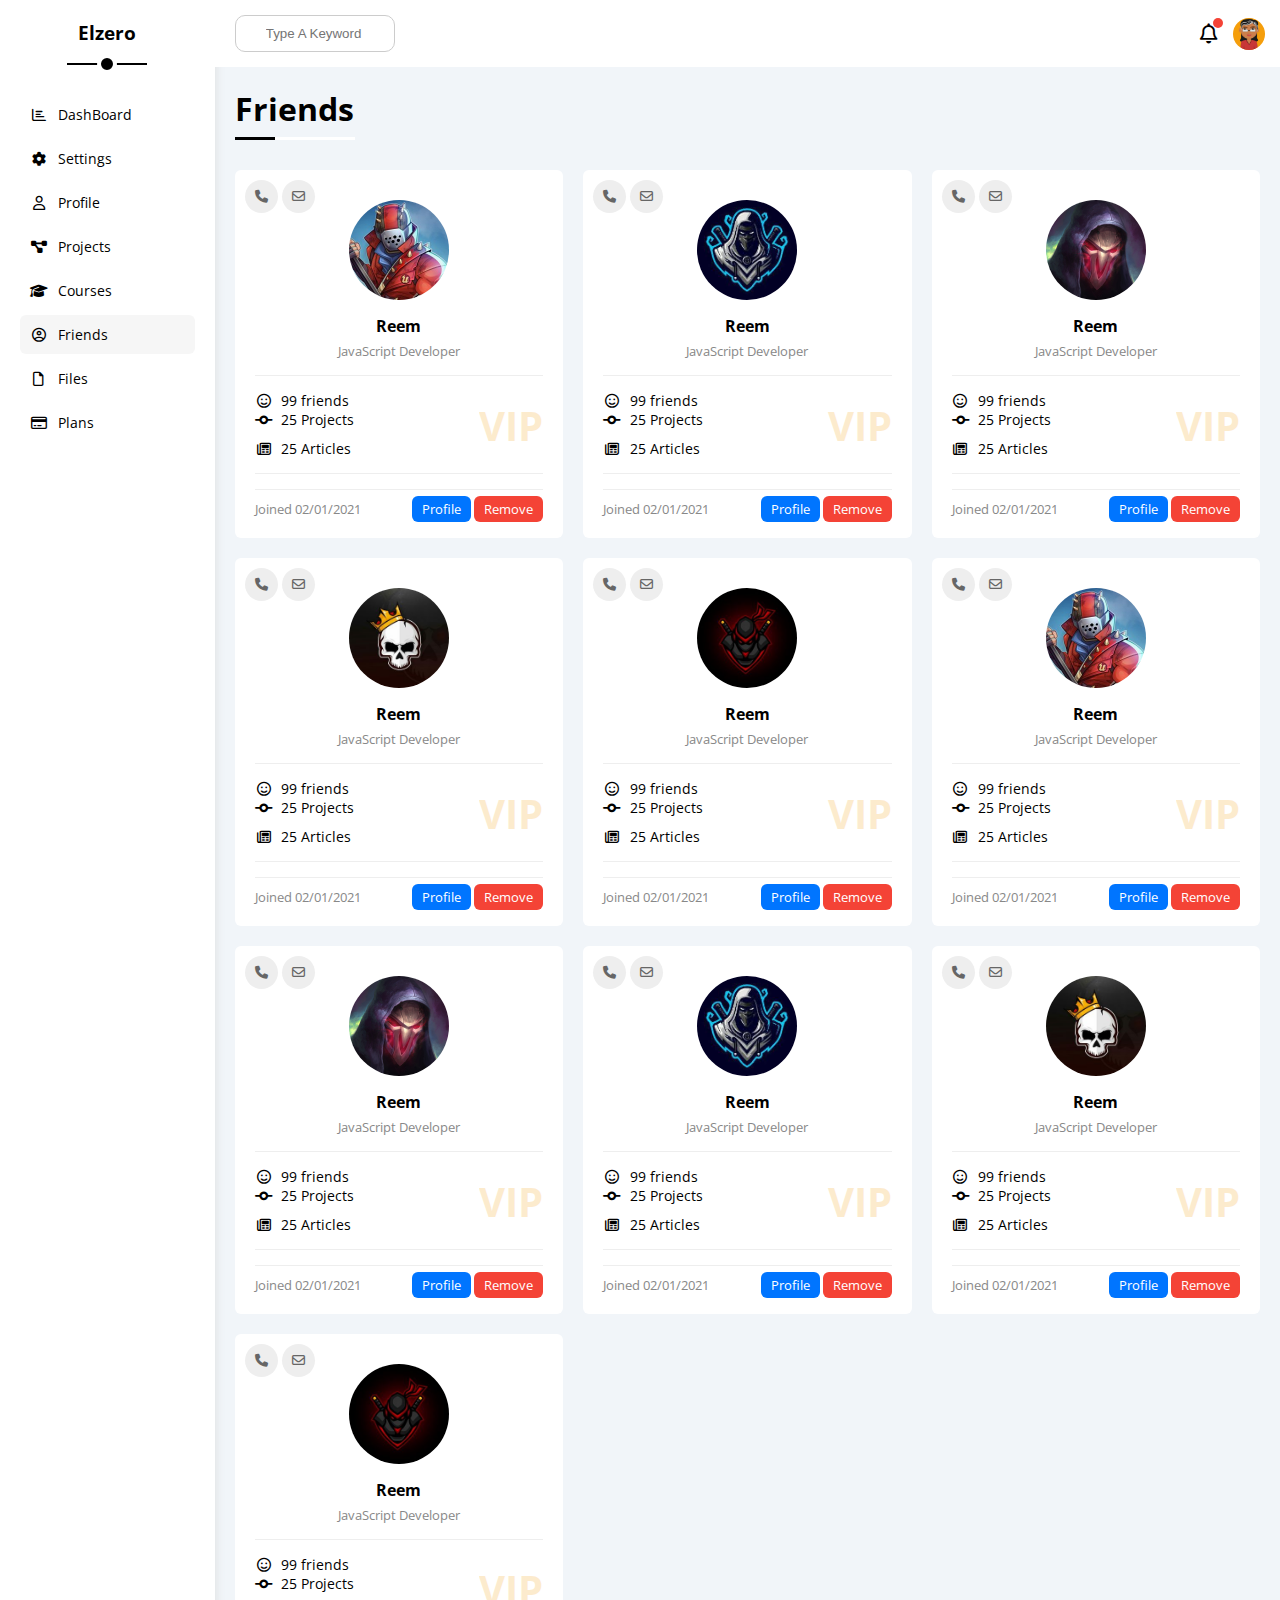
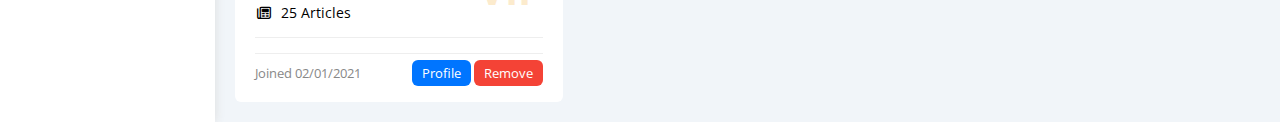
<file: friends.html>
<!DOCTYPE html>
<html lang="en">
  <head>
    <meta charset="UTF-8" />
    <meta http-equiv="X-UA-Compatible" content="IE=edge" />
    <meta name="viewport" content="width=device-width, initial-scale=1.0" />
    <link rel="stylesheet" href="css/all.min.css" />
    <link rel="stylesheet" href="css/framework.css" />
    <link rel="stylesheet" href="css/style.css" />

    <link rel="preconnect" href="https://fonts.googleapis.com" />
    <link rel="preconnect" href="https://fonts.googleapis.com" />
    <link rel="preconnect" href="https://fonts.gstatic.com" crossorigin />
    <link
      href="https://fonts.googleapis.com/css2?family=Open+Sans:wght@300;500&display=swap"
      rel="stylesheet"
    />
    <title>Friends</title>
  </head>
  <body>
    <div class="page d-flex">
      <div class="sidebar bg-white p-20">
        <h3 class="p-relative txt-c mt-0">Elzero</h3>
        <ul>
          <li>
            <a
              class="d-flex align-center fs-14 c-black rad-6 p-10"
              href="index.html"
            >
              <i class="fa-regular fa-chart-bar fa-fw"></i>
              <span>DashBoard</span>
            </a>
          </li>
          <li>
            <a
              class="d-flex align-center fs-14 c-black rad-6 p-10"
              href="settings.html"
            >
              <i class="fa-solid fa-gear fa-fw"></i>
              <span>Settings</span>
            </a>
          </li>
          <li>
            <a
              class="d-flex align-center fs-14 c-black rad-6 p-10"
              href="profile.html"
            >
              <i class="fa-regular fa-user fa-fw"></i>
              <span>Profile</span>
            </a>
          </li>
          <li>
            <a
              class="d-flex align-center fs-14 c-black rad-6 p-10"
              href="projects.html"
            >
              <i class="fa-solid fa-diagram-project fa-fw"></i>
              <span>Projects</span>
            </a>
          </li>
          <li>
            <a
              class="d-flex align-center fs-14 c-black rad-6 p-10"
              href="courses.html"
            >
              <i class="fa-solid fa-graduation-cap fa-fw"></i>
              <span>Courses</span>
            </a>
          </li>
          <li>
            <a
              class="active d-flex align-center fs-14 c-black rad-6 p-10"
              href="friends.html"
            >
              <i class="fa-regular fa-circle-user fa-fw"></i>
              <span>Friends</span>
            </a>
          </li>
          <li>
            <a
              class="d-flex align-center fs-14 c-black rad-6 p-10"
              href="files.html"
            >
              <i class="fa-regular fa-file fa-fw"></i>
              <span>Files</span>
            </a>
          </li>

          <li>
            <a
              class="d-flex align-center fs-14 c-black rad-6 p-10"
              href="plans.html"
            >
              <i class="fa-regular fa-credit-card fa-fw"></i>
              <span>Plans</span>
            </a>
          </li>
        </ul>
      </div>
      <div class="content w-full">
        <!-- Start Head -->
        <div class="head bg-white p-15 between-flex">
          <div class="search p-relative">
            <input class="p-10" type="search" placeholder="Type A Keyword" />
          </div>
          <div class="icons d-flex align-center">
            <span class="notification p-relative">
              <i class="fa-regular fa-bell fa-lg"></i>
            </span>
            <img decoding="async" src="image/person.png" alt="" />
          </div>
        </div>
        <!-- end head -->
        <h1 class="p-relative">Friends</h1>
        <div class="freinds-page d-grid gap-20 m-20">
          <div class="friend bg-white rad-6 p-20 p-relative">
            <div class="contact">
              <i class="fa-solid fa-phone"></i>
              <i class="fa-regular fa-envelope"></i>
            </div>
            <div class="txt-c">
              <img
                class="rad-half mt-10 mb-10 w-100 h-100"
                src="imgs/friend-01.jpg"
                alt=""
              />
              <h4 class="m-0">Reem</h4>
              <p class="c-grey fs-13 mt-5 mb-0">JavaScript Developer</p>
            </div>
            <div class="icons fs-14 p-relative">
              <i class="fa-regular fa-face-smile fa-fw"></i>
              <span>99 friends</span>
              <div class="mb-10">
                <i class="fa-solid fa-code-commit fa-fw"></i>
                <span>25 Projects</span>
              </div>
              <div>
                <i class="fa-regular fa-newspaper fa-fw"></i>
                <span>25 Articles</span>
              </div>
              <span class="vip fw-bold c-orange">VIP</span>
            </div>
            <div class="info between-flex fs-13">
              <span class="c-grey">Joined 02/01/2021</span>
              <div>
                <a class="bg-blue c-white btn-shape" href="profile.html"
                  >Profile</a
                >
                <a class="bg-red c-white btn-shape" href="#">Remove</a>
              </div>
            </div>
          </div>
          <div class="friend bg-white rad-6 p-20 p-relative">
            <div class="contact">
              <i class="fa-solid fa-phone"></i>
              <i class="fa-regular fa-envelope"></i>
            </div>
            <div class="txt-c">
              <img
                class="rad-half mt-10 mb-10 w-100 h-100"
                src="imgs/friend-02.jpg"
                alt=""
              />
              <h4 class="m-0">Reem</h4>
              <p class="c-grey fs-13 mt-5 mb-0">JavaScript Developer</p>
            </div>
            <div class="icons fs-14 p-relative">
              <i class="fa-regular fa-face-smile fa-fw"></i>
              <span>99 friends</span>
              <div class="mb-10">
                <i class="fa-solid fa-code-commit fa-fw"></i>
                <span>25 Projects</span>
              </div>
              <div>
                <i class="fa-regular fa-newspaper fa-fw"></i>
                <span>25 Articles</span>
              </div>
              <span class="vip fw-bold c-orange">VIP</span>
            </div>
            <div class="info between-flex fs-13">
              <span class="c-grey">Joined 02/01/2021</span>
              <div>
                <a class="bg-blue c-white btn-shape" href="profile.html"
                  >Profile</a
                >
                <a class="bg-red c-white btn-shape" href="#">Remove</a>
              </div>
            </div>
          </div>
          <div class="friend bg-white rad-6 p-20 p-relative">
            <div class="contact">
              <i class="fa-solid fa-phone"></i>
              <i class="fa-regular fa-envelope"></i>
            </div>
            <div class="txt-c">
              <img
                class="rad-half mt-10 mb-10 w-100 h-100"
                src="imgs/friend-03.jpg"
                alt=""
              />
              <h4 class="m-0">Reem</h4>
              <p class="c-grey fs-13 mt-5 mb-0">JavaScript Developer</p>
            </div>
            <div class="icons fs-14 p-relative">
              <i class="fa-regular fa-face-smile fa-fw"></i>
              <span>99 friends</span>
              <div class="mb-10">
                <i class="fa-solid fa-code-commit fa-fw"></i>
                <span>25 Projects</span>
              </div>
              <div>
                <i class="fa-regular fa-newspaper fa-fw"></i>
                <span>25 Articles</span>
              </div>
              <span class="vip fw-bold c-orange">VIP</span>
            </div>
            <div class="info between-flex fs-13">
              <span class="c-grey">Joined 02/01/2021</span>
              <div>
                <a class="bg-blue c-white btn-shape" href="profile.html"
                  >Profile</a
                >
                <a class="bg-red c-white btn-shape" href="#">Remove</a>
              </div>
            </div>
          </div>
          <div class="friend bg-white rad-6 p-20 p-relative">
            <div class="contact">
              <i class="fa-solid fa-phone"></i>
              <i class="fa-regular fa-envelope"></i>
            </div>
            <div class="txt-c">
              <img
                class="rad-half mt-10 mb-10 w-100 h-100"
                src="imgs/friend-05.jpg"
                alt=""
              />
              <h4 class="m-0">Reem</h4>
              <p class="c-grey fs-13 mt-5 mb-0">JavaScript Developer</p>
            </div>
            <div class="icons fs-14 p-relative">
              <i class="fa-regular fa-face-smile fa-fw"></i>
              <span>99 friends</span>
              <div class="mb-10">
                <i class="fa-solid fa-code-commit fa-fw"></i>
                <span>25 Projects</span>
              </div>
              <div>
                <i class="fa-regular fa-newspaper fa-fw"></i>
                <span>25 Articles</span>
              </div>
              <span class="vip fw-bold c-orange">VIP</span>
            </div>
            <div class="info between-flex fs-13">
              <span class="c-grey">Joined 02/01/2021</span>
              <div>
                <a class="bg-blue c-white btn-shape" href="profile.html"
                  >Profile</a
                >
                <a class="bg-red c-white btn-shape" href="#">Remove</a>
              </div>
            </div>
          </div>
          <div class="friend bg-white rad-6 p-20 p-relative">
            <div class="contact">
              <i class="fa-solid fa-phone"></i>
              <i class="fa-regular fa-envelope"></i>
            </div>
            <div class="txt-c">
              <img
                class="rad-half mt-10 mb-10 w-100 h-100"
                src="imgs/friend-04.jpg"
                alt=""
              />
              <h4 class="m-0">Reem</h4>
              <p class="c-grey fs-13 mt-5 mb-0">JavaScript Developer</p>
            </div>
            <div class="icons fs-14 p-relative">
              <i class="fa-regular fa-face-smile fa-fw"></i>
              <span>99 friends</span>
              <div class="mb-10">
                <i class="fa-solid fa-code-commit fa-fw"></i>
                <span>25 Projects</span>
              </div>
              <div>
                <i class="fa-regular fa-newspaper fa-fw"></i>
                <span>25 Articles</span>
              </div>
              <span class="vip fw-bold c-orange">VIP</span>
            </div>
            <div class="info between-flex fs-13">
              <span class="c-grey">Joined 02/01/2021</span>
              <div>
                <a class="bg-blue c-white btn-shape" href="profile.html"
                  >Profile</a
                >
                <a class="bg-red c-white btn-shape" href="#">Remove</a>
              </div>
            </div>
          </div>
          <div class="friend bg-white rad-6 p-20 p-relative">
            <div class="contact">
              <i class="fa-solid fa-phone"></i>
              <i class="fa-regular fa-envelope"></i>
            </div>
            <div class="txt-c">
              <img
                class="rad-half mt-10 mb-10 w-100 h-100"
                src="imgs/friend-01.jpg"
                alt=""
              />
              <h4 class="m-0">Reem</h4>
              <p class="c-grey fs-13 mt-5 mb-0">JavaScript Developer</p>
            </div>
            <div class="icons fs-14 p-relative">
              <i class="fa-regular fa-face-smile fa-fw"></i>
              <span>99 friends</span>
              <div class="mb-10">
                <i class="fa-solid fa-code-commit fa-fw"></i>
                <span>25 Projects</span>
              </div>
              <div>
                <i class="fa-regular fa-newspaper fa-fw"></i>
                <span>25 Articles</span>
              </div>
              <span class="vip fw-bold c-orange">VIP</span>
            </div>
            <div class="info between-flex fs-13">
              <span class="c-grey">Joined 02/01/2021</span>
              <div>
                <a class="bg-blue c-white btn-shape" href="profile.html"
                  >Profile</a
                >
                <a class="bg-red c-white btn-shape" href="#">Remove</a>
              </div>
            </div>
          </div>
          <div class="friend bg-white rad-6 p-20 p-relative">
            <div class="contact">
              <i class="fa-solid fa-phone"></i>
              <i class="fa-regular fa-envelope"></i>
            </div>
            <div class="txt-c">
              <img
                class="rad-half mt-10 mb-10 w-100 h-100"
                src="imgs/friend-03.jpg"
                alt=""
              />
              <h4 class="m-0">Reem</h4>
              <p class="c-grey fs-13 mt-5 mb-0">JavaScript Developer</p>
            </div>
            <div class="icons fs-14 p-relative">
              <i class="fa-regular fa-face-smile fa-fw"></i>
              <span>99 friends</span>
              <div class="mb-10">
                <i class="fa-solid fa-code-commit fa-fw"></i>
                <span>25 Projects</span>
              </div>
              <div>
                <i class="fa-regular fa-newspaper fa-fw"></i>
                <span>25 Articles</span>
              </div>
              <span class="vip fw-bold c-orange">VIP</span>
            </div>
            <div class="info between-flex fs-13">
              <span class="c-grey">Joined 02/01/2021</span>
              <div>
                <a class="bg-blue c-white btn-shape" href="profile.html"
                  >Profile</a
                >
                <a class="bg-red c-white btn-shape" href="#">Remove</a>
              </div>
            </div>
          </div>
          <div class="friend bg-white rad-6 p-20 p-relative">
            <div class="contact">
              <i class="fa-solid fa-phone"></i>
              <i class="fa-regular fa-envelope"></i>
            </div>
            <div class="txt-c">
              <img
                class="rad-half mt-10 mb-10 w-100 h-100"
                src="imgs/friend-02.jpg"
                alt=""
              />
              <h4 class="m-0">Reem</h4>
              <p class="c-grey fs-13 mt-5 mb-0">JavaScript Developer</p>
            </div>
            <div class="icons fs-14 p-relative">
              <i class="fa-regular fa-face-smile fa-fw"></i>
              <span>99 friends</span>
              <div class="mb-10">
                <i class="fa-solid fa-code-commit fa-fw"></i>
                <span>25 Projects</span>
              </div>
              <div>
                <i class="fa-regular fa-newspaper fa-fw"></i>
                <span>25 Articles</span>
              </div>
              <span class="vip fw-bold c-orange">VIP</span>
            </div>
            <div class="info between-flex fs-13">
              <span class="c-grey">Joined 02/01/2021</span>
              <div>
                <a class="bg-blue c-white btn-shape" href="profile.html"
                  >Profile</a
                >
                <a class="bg-red c-white btn-shape" href="#">Remove</a>
              </div>
            </div>
          </div>
          <div class="friend bg-white rad-6 p-20 p-relative">
            <div class="contact">
              <i class="fa-solid fa-phone"></i>
              <i class="fa-regular fa-envelope"></i>
            </div>
            <div class="txt-c">
              <img
                class="rad-half mt-10 mb-10 w-100 h-100"
                src="imgs/friend-05.jpg"
                alt=""
              />
              <h4 class="m-0">Reem</h4>
              <p class="c-grey fs-13 mt-5 mb-0">JavaScript Developer</p>
            </div>
            <div class="icons fs-14 p-relative">
              <i class="fa-regular fa-face-smile fa-fw"></i>
              <span>99 friends</span>
              <div class="mb-10">
                <i class="fa-solid fa-code-commit fa-fw"></i>
                <span>25 Projects</span>
              </div>
              <div>
                <i class="fa-regular fa-newspaper fa-fw"></i>
                <span>25 Articles</span>
              </div>
              <span class="vip fw-bold c-orange">VIP</span>
            </div>
            <div class="info between-flex fs-13">
              <span class="c-grey">Joined 02/01/2021</span>
              <div>
                <a class="bg-blue c-white btn-shape" href="profile.html"
                  >Profile</a
                >
                <a class="bg-red c-white btn-shape" href="#">Remove</a>
              </div>
            </div>
          </div>
          <div class="friend bg-white rad-6 p-20 p-relative">
            <div class="contact">
              <i class="fa-solid fa-phone"></i>
              <i class="fa-regular fa-envelope"></i>
            </div>
            <div class="txt-c">
              <img
                class="rad-half mt-10 mb-10 w-100 h-100"
                src="imgs/friend-04.jpg"
                alt=""
              />
              <h4 class="m-0">Reem</h4>
              <p class="c-grey fs-13 mt-5 mb-0">JavaScript Developer</p>
            </div>
            <div class="icons fs-14 p-relative">
              <i class="fa-regular fa-face-smile fa-fw"></i>
              <span>99 friends</span>
              <div class="mb-10">
                <i class="fa-solid fa-code-commit fa-fw"></i>
                <span>25 Projects</span>
              </div>
              <div>
                <i class="fa-regular fa-newspaper fa-fw"></i>
                <span>25 Articles</span>
              </div>
              <span class="vip fw-bold c-orange">VIP</span>
            </div>
            <div class="info between-flex fs-13">
              <span class="c-grey">Joined 02/01/2021</span>
              <div>
                <a class="bg-blue c-white btn-shape" href="profile.html"
                  >Profile</a
                >
                <a class="bg-red c-white btn-shape" href="#">Remove</a>
              </div>
            </div>
          </div>
        </div>
      </div>
    </div>
  </body>
</html>
</file>
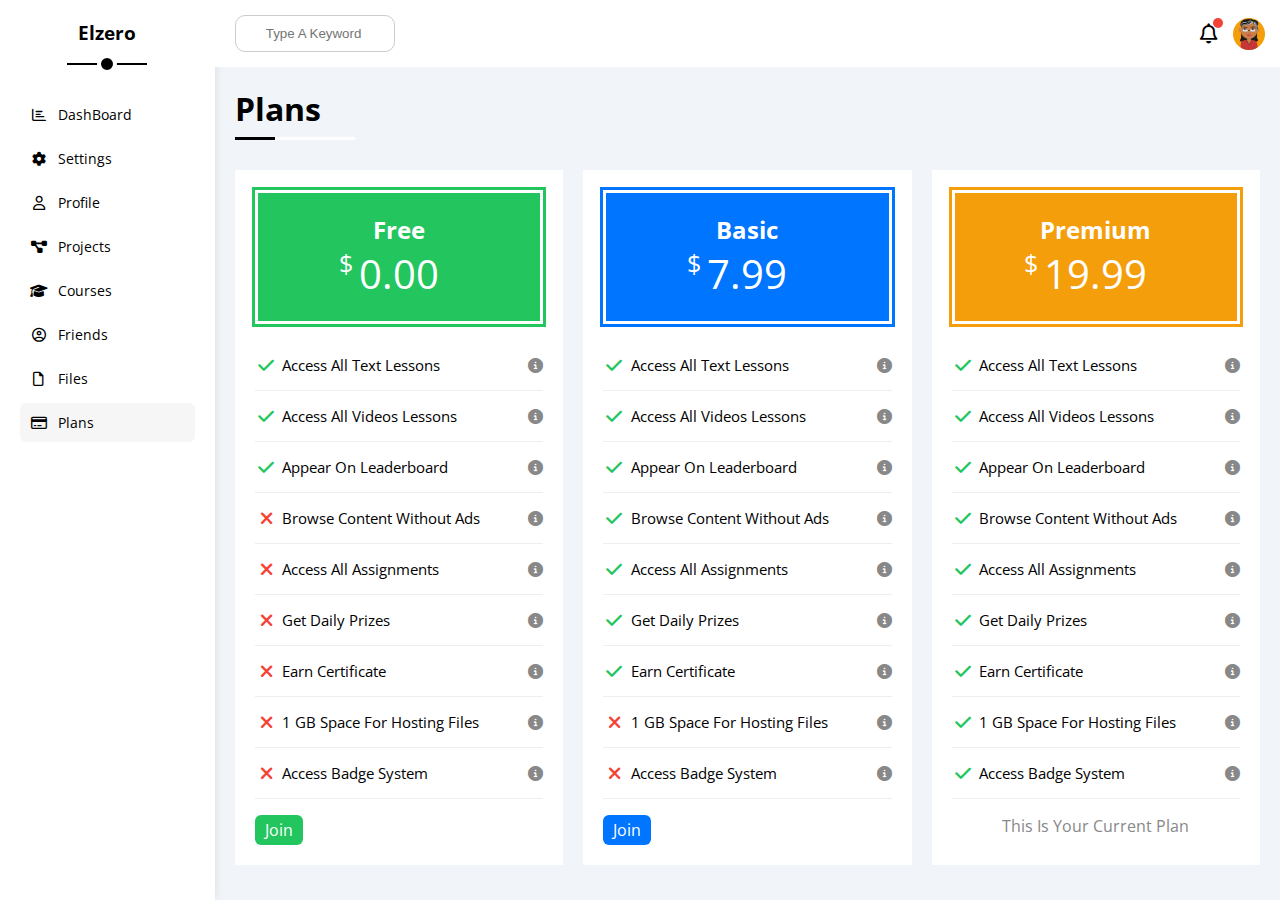
<file: plans.html>
<!DOCTYPE html>
<html lang="en">
  <head>
    <meta charset="UTF-8" />
    <meta http-equiv="X-UA-Compatible" content="IE=edge" />
    <meta name="viewport" content="width=device-width, initial-scale=1.0" />
    <link rel="stylesheet" href="css/all.min.css" />
    <link rel="stylesheet" href="css/framework.css" />
    <link rel="stylesheet" href="css/style.css" />

    <link rel="preconnect" href="https://fonts.googleapis.com" />
    <link rel="preconnect" href="https://fonts.googleapis.com" />
    <link rel="preconnect" href="https://fonts.gstatic.com" crossorigin />
    <link
      href="https://fonts.googleapis.com/css2?family=Open+Sans:wght@300;500&display=swap"
      rel="stylesheet"
    />
    <title>Plans</title>
  </head>
  <body>
    <div class="page d-flex">
      <div class="sidebar bg-white p-20">
        <h3 class="p-relative txt-c mt-0">Elzero</h3>
        <ul>
          <li>
            <a
              class="d-flex align-center fs-14 c-black rad-6 p-10"
              href="index.html"
            >
              <i class="fa-regular fa-chart-bar fa-fw"></i>
              <span>DashBoard</span>
            </a>
          </li>
          <li>
            <a
              class="d-flex align-center fs-14 c-black rad-6 p-10"
              href="settings.html"
            >
              <i class="fa-solid fa-gear fa-fw"></i>
              <span>Settings</span>
            </a>
          </li>
          <li>
            <a
              class="d-flex align-center fs-14 c-black rad-6 p-10"
              href="profile.html"
            >
              <i class="fa-regular fa-user fa-fw"></i>
              <span>Profile</span>
            </a>
          </li>
          <li>
            <a
              class="d-flex align-center fs-14 c-black rad-6 p-10"
              href="projects.html"
            >
              <i class="fa-solid fa-diagram-project fa-fw"></i>
              <span>Projects</span>
            </a>
          </li>
          <li>
            <a
              class="d-flex align-center fs-14 c-black rad-6 p-10"
              href="courses.html"
            >
              <i class="fa-solid fa-graduation-cap fa-fw"></i>
              <span>Courses</span>
            </a>
          </li>
          <li>
            <a
              class="d-flex align-center fs-14 c-black rad-6 p-10"
              href="friends.html"
            >
              <i class="fa-regular fa-circle-user fa-fw"></i>
              <span>Friends</span>
            </a>
          </li>
          <li>
            <a
              class="d-flex align-center fs-14 c-black rad-6 p-10"
              href="files.html"
            >
              <i class="fa-regular fa-file fa-fw"></i>
              <span>Files</span>
            </a>
          </li>

          <li>
            <a
              class="active d-flex align-center fs-14 c-black rad-6 p-10"
              href="plans.html"
            >
              <i class="fa-regular fa-credit-card fa-fw"></i>
              <span>Plans</span>
            </a>
          </li>
        </ul>
      </div>
      <div class="content w-full">
        <!-- Start Head -->
        <div class="head bg-white p-15 between-flex">
          <div class="search p-relative">
            <input class="p-10" type="search" placeholder="Type A Keyword" />
          </div>
          <div class="icons d-flex align-center">
            <span class="notification p-relative">
              <i class="fa-regular fa-bell fa-lg"></i>
            </span>
            <img decoding="async" src="image/person.png" alt="" />
          </div>
        </div>
        <!-- end head -->
        <h1 class="p-relative">Plans</h1>
        <div class="plans-page d-grid m-20 gap-20">
          <div class="plan green bg-white p-20">
            <div class="top bg-green txt-c p-20">
              <h2 class="m-0 c-white">Free</h2>
              <div class="price c-white"><span>$</span>0.00</div>
            </div>
            <ul>
              <li>
                <i class="fa-solid fa-check fa-fw yes"></i>
                <span>Access All Text Lessons</span>
                <i class="fa-solid fa-circle-info help"></i>
              </li>
              <li>
                <i class="fa-solid fa-check fa-fw yes"></i>
                <span>Access All Videos Lessons</span>
                <i class="fa-solid fa-circle-info help"></i>
              </li>
              <li>
                <i class="fa-solid fa-check fa-fw yes"></i>
                <span>Appear On Leaderboard</span>
                <i class="fa-solid fa-circle-info help"></i>
              </li>
              <li>
                <i class="fa-solid fa-xmark fa-fw"></i>
                <span>Browse Content Without Ads</span>
                <i class="fa-solid fa-circle-info help"></i>
              </li>
              <li>
                <i class="fa-solid fa-xmark fa-fw"></i>
                <span>Access All Assignments</span>
                <i class="fa-solid fa-circle-info help"></i>
              </li>
              <li>
                <i class="fa-solid fa-xmark fa-fw"></i>
                <span>Get Daily Prizes</span>
                <i class="fa-solid fa-circle-info help"></i>
              </li>
              <li>
                <i class="fa-solid fa-xmark fa-fw"></i>
                <span>Earn Certificate</span>
                <i class="fa-solid fa-circle-info help"></i>
              </li>
              <li>
                <i class="fa-solid fa-xmark fa-fw"></i>
                <span>1 GB Space For Hosting Files</span>
                <i class="fa-solid fa-circle-info help"></i>
              </li>
              <li>
                <i class="fa-solid fa-xmark fa-fw"></i>
                <span>Access Badge System</span>
                <i class="fa-solid fa-circle-info help"></i>
              </li>
            </ul>
            <a href="#" class="btn-shape bg-green c-white d-block w-fit"
              >Join</a
            >
          </div>
          <!-- Start Plan -->
          <div class="plan blue bg-white p-20">
            <div class="top bg-blue txt-c p-20">
              <h2 class="m-0 c-white">Basic</h2>
              <div class="price c-white"><span>$</span>7.99</div>
            </div>
            <ul class="list-none p-0">
              <li>
                <i class="fa-solid fa-check fa-fw yes"></i>
                <span>Access All Text Lessons</span>
                <i class="fa-solid fa-circle-info help"></i>
              </li>
              <li>
                <i class="fa-solid fa-check fa-fw yes"></i>
                <span>Access All Videos Lessons</span>
                <i class="fa-solid fa-circle-info help"></i>
              </li>
              <li>
                <i class="fa-solid fa-check fa-fw yes"></i>
                <span>Appear On Leaderboard</span>
                <i class="fa-solid fa-circle-info help"></i>
              </li>
              <li>
                <i class="fa-solid fa-check fa-fw yes"></i>
                <span>Browse Content Without Ads</span>
                <i class="fa-solid fa-circle-info help"></i>
              </li>
              <li>
                <i class="fa-solid fa-check fa-fw yes"></i>
                <span>Access All Assignments</span>
                <i class="fa-solid fa-circle-info help"></i>
              </li>
              <li>
                <i class="fa-solid fa-check fa-fw yes"></i>
                <span>Get Daily Prizes</span>
                <i class="fa-solid fa-circle-info help"></i>
              </li>
              <li>
                <i class="fa-solid fa-check fa-fw yes"></i>
                <span>Earn Certificate</span>
                <i class="fa-solid fa-circle-info help"></i>
              </li>
              <li>
                <i class="fa-solid fa-xmark fa-fw"></i>
                <span>1 GB Space For Hosting Files</span>
                <i class="fa-solid fa-circle-info help"></i>
              </li>
              <li>
                <i class="fa-solid fa-xmark fa-fw"></i>
                <span>Access Badge System</span>
                <i class="fa-solid fa-circle-info help"></i>
              </li>
            </ul>
            <a href="#" class="btn-shape bg-blue c-white d-block w-fit">Join</a>
          </div>
          <!-- End Plan -->
          <!-- Start Plan -->
          <div class="plan orange bg-white p-20">
            <div class="top bg-orange txt-c p-20">
              <h2 class="m-0 c-white">Premium</h2>
              <div class="price c-white"><span>$</span>19.99</div>
            </div>
            <ul class="list-none p-0">
              <li>
                <i class="fa-solid fa-check fa-fw yes"></i>
                <span>Access All Text Lessons</span>
                <i class="fa-solid fa-circle-info help"></i>
              </li>
              <li>
                <i class="fa-solid fa-check fa-fw yes"></i>
                <span>Access All Videos Lessons</span>
                <i class="fa-solid fa-circle-info help"></i>
              </li>
              <li>
                <i class="fa-solid fa-check fa-fw yes"></i>
                <span>Appear On Leaderboard</span>
                <i class="fa-solid fa-circle-info help"></i>
              </li>
              <li>
                <i class="fa-solid fa-check fa-fw yes"></i>
                <span>Browse Content Without Ads</span>
                <i class="fa-solid fa-circle-info help"></i>
              </li>
              <li>
                <i class="fa-solid fa-check fa-fw yes"></i>
                <span>Access All Assignments</span>
                <i class="fa-solid fa-circle-info help"></i>
              </li>
              <li>
                <i class="fa-solid fa-check fa-fw yes"></i>
                <span>Get Daily Prizes</span>
                <i class="fa-solid fa-circle-info help"></i>
              </li>
              <li>
                <i class="fa-solid fa-check fa-fw yes"></i>
                <span>Earn Certificate</span>
                <i class="fa-solid fa-circle-info help"></i>
              </li>
              <li>
                <i class="fa-solid fa-check fa-fw yes"></i>
                <span>1 GB Space For Hosting Files</span>
                <i class="fa-solid fa-circle-info help"></i>
              </li>
              <li>
                <i class="fa-solid fa-check fa-fw yes"></i>
                <span>Access Badge System</span>
                <i class="fa-solid fa-circle-info help"></i>
              </li>
            </ul>
            <p class="c-grey m-0 txt-c">This Is Your Current Plan</p>
          </div>
          <!-- End Plan -->
        </div>
      </div>
    </div>
  </body>
</html>
</file>
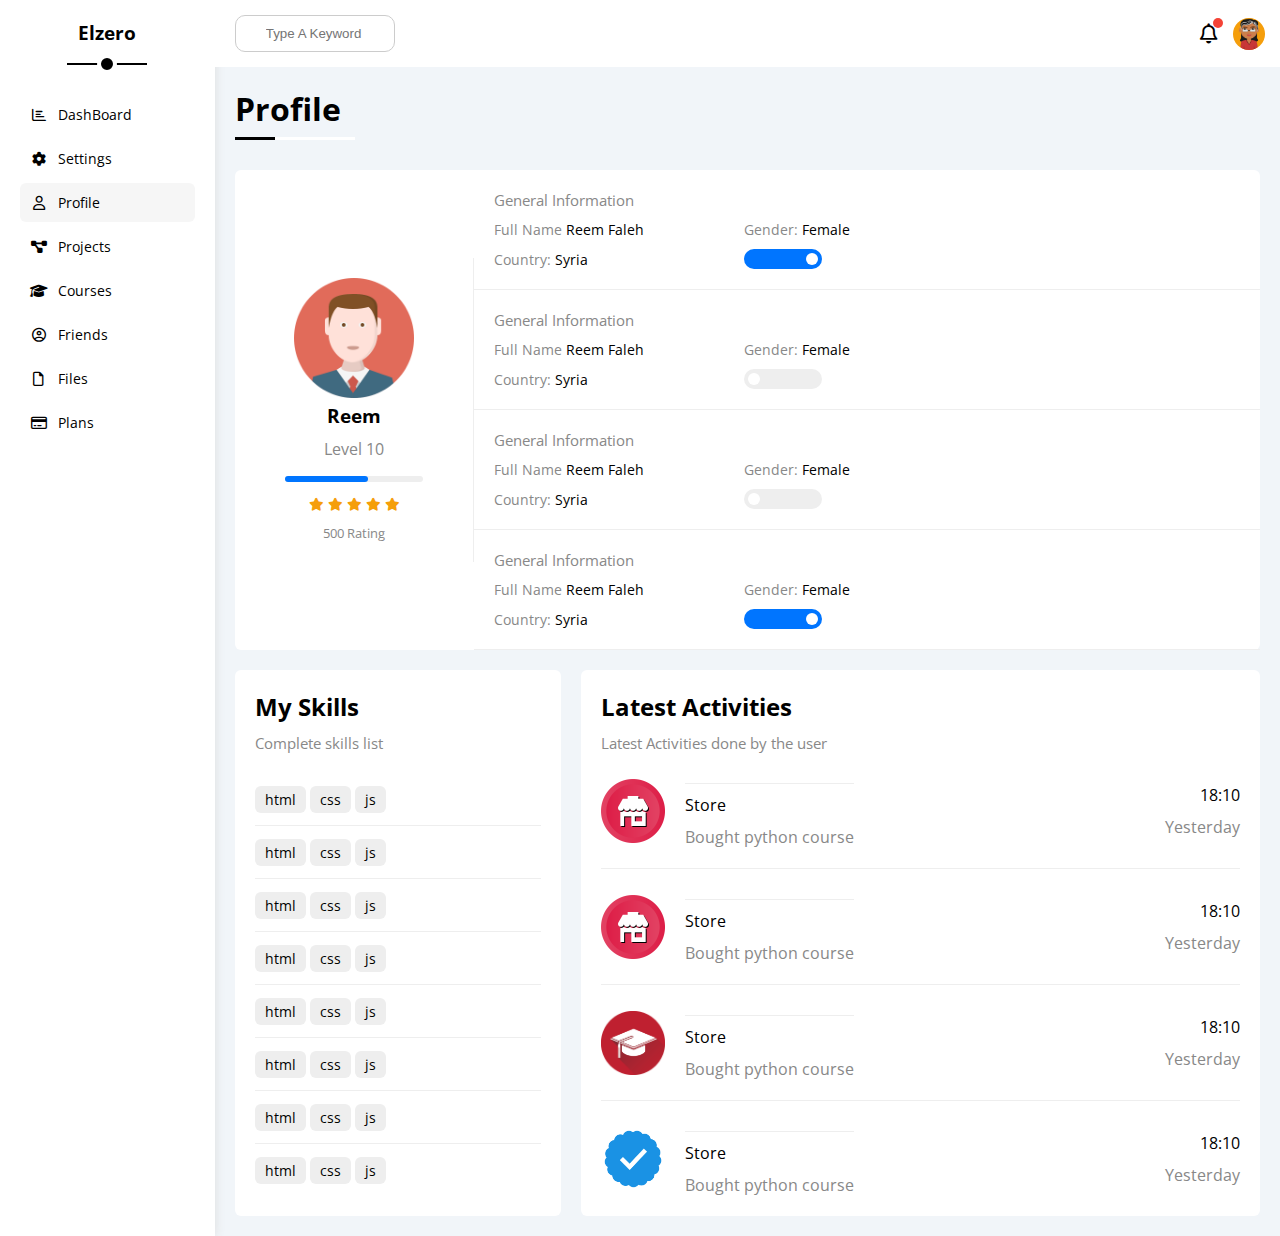
<file: profile.html>
<!DOCTYPE html>
<html lang="en">
  <head>
    <meta charset="UTF-8" />
    <meta http-equiv="X-UA-Compatible" content="IE=edge" />
    <meta name="viewport" content="width=device-width, initial-scale=1.0" />
    <meta name="viewport" content="width=device-width, initial-scale=1.0" />
    <title>Profile</title>
    <link rel="stylesheet" href="css/all.min.css" />
    <link rel="stylesheet" href="css/framework.css" />
    <link rel="stylesheet" href="css/style.css" />

    <link rel="preconnect" href="https://fonts.googleapis.com" />
    <link rel="preconnect" href="https://fonts.gstatic.com" crossorigin />
    <link
      href="https://fonts.googleapis.com/css2?family=Open+Sans:wght@300;500&#038;display=swap"
      rel="stylesheet"
    />
  </head>
  <body>
    <div class="page d-flex">
      <div class="sidebar bg-white p-20">
        <h3 class="p-relative txt-c mt-0">Elzero</h3>
        <ul>
          <li>
            <a
              class="d-flex align-center fs-14 c-black rad-6 p-10"
              href="index.html"
            >
              <i class="fa-regular fa-chart-bar fa-fw"></i>
              <span>DashBoard</span>
            </a>
          </li>
          <li>
            <a
              class="d-flex align-center fs-14 c-black rad-6 p-10"
              href="settings.html"
            >
              <i class="fa-solid fa-gear fa-fw"></i>
              <span>Settings</span>
            </a>
          </li>
          <li>
            <a
              class="active d-flex align-center fs-14 c-black rad-6 p-10"
              href="profile.html"
            >
              <i class="fa-regular fa-user fa-fw"></i>
              <span>Profile</span>
            </a>
          </li>
          <li>
            <a
              class="d-flex align-center fs-14 c-black rad-6 p-10"
              href="projects.html"
            >
              <i class="fa-solid fa-diagram-project fa-fw"></i>
              <span>Projects</span>
            </a>
          </li>
          <li>
            <a
              class="d-flex align-center fs-14 c-black rad-6 p-10"
              href="courses.html"
            >
              <i class="fa-solid fa-graduation-cap fa-fw"></i>
              <span>Courses</span>
            </a>
          </li>
          <li>
            <a
              class="d-flex align-center fs-14 c-black rad-6 p-10"
              href="friends.html"
            >
              <i class="fa-regular fa-circle-user fa-fw"></i>
              <span>Friends</span>
            </a>
          </li>
          <li>
            <a
              class="d-flex align-center fs-14 c-black rad-6 p-10"
              href="files.html"
            >
              <i class="fa-regular fa-file fa-fw"></i>
              <span>Files</span>
            </a>
          </li>

          <li>
            <a
              class="d-flex align-center fs-14 c-black rad-6 p-10"
              href="plans.html"
            >
              <i class="fa-regular fa-credit-card fa-fw"></i>
              <span>Plans</span>
            </a>
          </li>
        </ul>
      </div>
      <div class="content w-full">
        <!-- Start Head -->
        <div class="head bg-white p-15 between-flex">
          <div class="search p-relative">
            <input class="p-10" type="search" placeholder="Type A Keyword" />
          </div>
          <div class="icons d-flex align-center">
            <span class="notification p-relative">
              <i class="fa-regular fa-bell fa-lg"></i>
            </span>
            <img decoding="async" src="image/person.png" alt="" />
          </div>
        </div>
        <!-- end head -->
        <h1 class="p-relative">Profile</h1>
        <div class="profile-page m-20">
          <div class="overview bg-white rad-6 d-flex align-center">
            <div class="avatar-box txt-c p-20">
              <img src="imgs/avatar.png" alt="" />
              <h3 class="m-0">Reem</h3>
              <p class="c-grey mt-10">Level 10</p>
              <div class="level bg-eee p-relative rad-6">
                <span style="width: 60%"></span>
              </div>
              <div class="rating mt-10 mb-10">
                <i class="fa-solid fa-star c-orange fs-13"></i>
                <i class="fa-solid fa-star c-orange fs-13"></i>
                <i class="fa-solid fa-star c-orange fs-13"></i>
                <i class="fa-solid fa-star c-orange fs-13"></i>
                <i class="fa-solid fa-star c-orange fs-13"></i>
              </div>
              <p class="c-grey m-0 fs-13">500 Rating</p>
            </div>
            <div class="info-box w-full txt-c-mobile">
              <div class="box p-20 d-flex align-center">
                <h4 class="c-grey fs-15 m-0 w-full">General Information</h4>
                <div class="fs-14">
                  <span class="c-grey">Full Name</span>
                  <span>Reem Faleh</span>
                </div>
                <div class="fs-14">
                  <span class="c-grey">Gender:</span>
                  <span>Female</span>
                </div>
                <div class="fs-14">
                  <span class="c-grey">Country:</span>
                  <span>Syria</span>
                </div>
                <div class="fs-14">
                  <label>
                    <input class="toggle-checkbox" type="checkbox" checked />
                    <div class="toggle-switch"></div>
                  </label>
                </div>
              </div>
              <div class="box p-20 d-flex align-center">
                <h4 class="c-grey fs-15 m-0 w-full">General Information</h4>
                <div class="fs-14">
                  <span class="c-grey">Full Name</span>
                  <span>Reem Faleh</span>
                </div>
                <div class="fs-14">
                  <span class="c-grey">Gender:</span>
                  <span>Female</span>
                </div>
                <div class="fs-14">
                  <span class="c-grey">Country:</span>
                  <span>Syria</span>
                </div>
                <div class="fs-14">
                  <label>
                    <input class="toggle-checkbox" type="checkbox" />
                    <div class="toggle-switch"></div>
                  </label>
                </div>
              </div>
              <div class="box p-20 d-flex align-center">
                <h4 class="c-grey fs-15 m-0 w-full">General Information</h4>
                <div class="fs-14">
                  <span class="c-grey">Full Name</span>
                  <span>Reem Faleh</span>
                </div>
                <div class="fs-14">
                  <span class="c-grey">Gender:</span>
                  <span>Female</span>
                </div>
                <div class="fs-14">
                  <span class="c-grey">Country:</span>
                  <span>Syria</span>
                </div>
                <div class="fs-14">
                  <label>
                    <input class="toggle-checkbox" type="checkbox" />
                    <div class="toggle-switch"></div>
                  </label>
                </div>
              </div>
              <div class="box p-20 d-flex align-center">
                <h4 class="c-grey fs-15 m-0 w-full">General Information</h4>
                <div class="fs-14">
                  <span class="c-grey">Full Name</span>
                  <span>Reem Faleh</span>
                </div>
                <div class="fs-14">
                  <span class="c-grey">Gender:</span>
                  <span>Female</span>
                </div>
                <div class="fs-14">
                  <span class="c-grey">Country:</span>
                  <span>Syria</span>
                </div>
                <div class="fs-14">
                  <label>
                    <input class="toggle-checkbox" type="checkbox" checked />
                    <div class="toggle-switch"></div>
                  </label>
                </div>
              </div>
            </div>
          </div>
          <div class="other-data d-flex gap-20">
            <div class="skills-card p-20 bg-white rad-6 mt-20">
              <h2 class="mt-0 mb-10">My Skills</h2>
              <p class="mt-0 mb-20 c-grey fs-15">Complete skills list</p>
              <ul class="m-0 txt-c-mobile">
                <li><span>html</span> <span>css</span> <span>js</span></li>
                <li><span>html</span> <span>css</span> <span>js</span></li>
                <li><span>html</span> <span>css</span> <span>js</span></li>
                <li><span>html</span> <span>css</span> <span>js</span></li>
                <li><span>html</span> <span>css</span> <span>js</span></li>
                <li><span>html</span> <span>css</span> <span>js</span></li>
                <li><span>html</span> <span>css</span> <span>js</span></li>
                <li><span>html</span> <span>css</span> <span>js</span></li>
              </ul>
            </div>
            <div class="activities p-20 bg-white rad-6 mt-20">
              <h2 class="mt-0 mb-10">Latest Activities</h2>
              <p class="mt-0 mb-20 c-grey fs-15">
                Latest Activities done by the user
              </p>
              <div class="activity d-flex align-center txt-c-mobile">
                <img src="imgs/activity-01.png" alt="" />
                <div class="info">
                  <span class="d-block mb-10">Store</span>
                  <span class="c-grey">Bought python course</span>
                </div>
                <div class="date">
                  <span class="d-block mb-10">18:10</span>
                  <span class="c-grey">Yesterday</span>
                </div>
              </div>
              <div class="activity d-flex align-center txt-c-mobile">
                <img src="imgs/activity-01.png" alt="" />
                <div class="info">
                  <span class="d-block mb-10">Store</span>
                  <span class="c-grey">Bought python course</span>
                </div>
                <div class="date">
                  <span class="d-block mb-10">18:10</span>
                  <span class="c-grey">Yesterday</span>
                </div>
              </div>
              <div class="activity d-flex align-center txt-c-mobile">
                <img src="imgs/activity-02.png" alt="" />
                <div class="info">
                  <span class="d-block mb-10">Store</span>
                  <span class="c-grey">Bought python course</span>
                </div>
                <div class="date">
                  <span class="d-block mb-10">18:10</span>
                  <span class="c-grey">Yesterday</span>
                </div>
              </div>
              <div class="activity d-flex align-center txt-c-mobile">
                <img src="imgs/activity-03.png" alt="" />
                <div class="info">
                  <span class="d-block mb-10">Store</span>
                  <span class="c-grey">Bought python course</span>
                </div>
                <div class="date">
                  <span class="d-block mb-10">18:10</span>
                  <span class="c-grey">Yesterday</span>
                </div>
              </div>
            </div>
          </div>
        </div>
      </div>
    </div>
  </body>
</html>
</file>
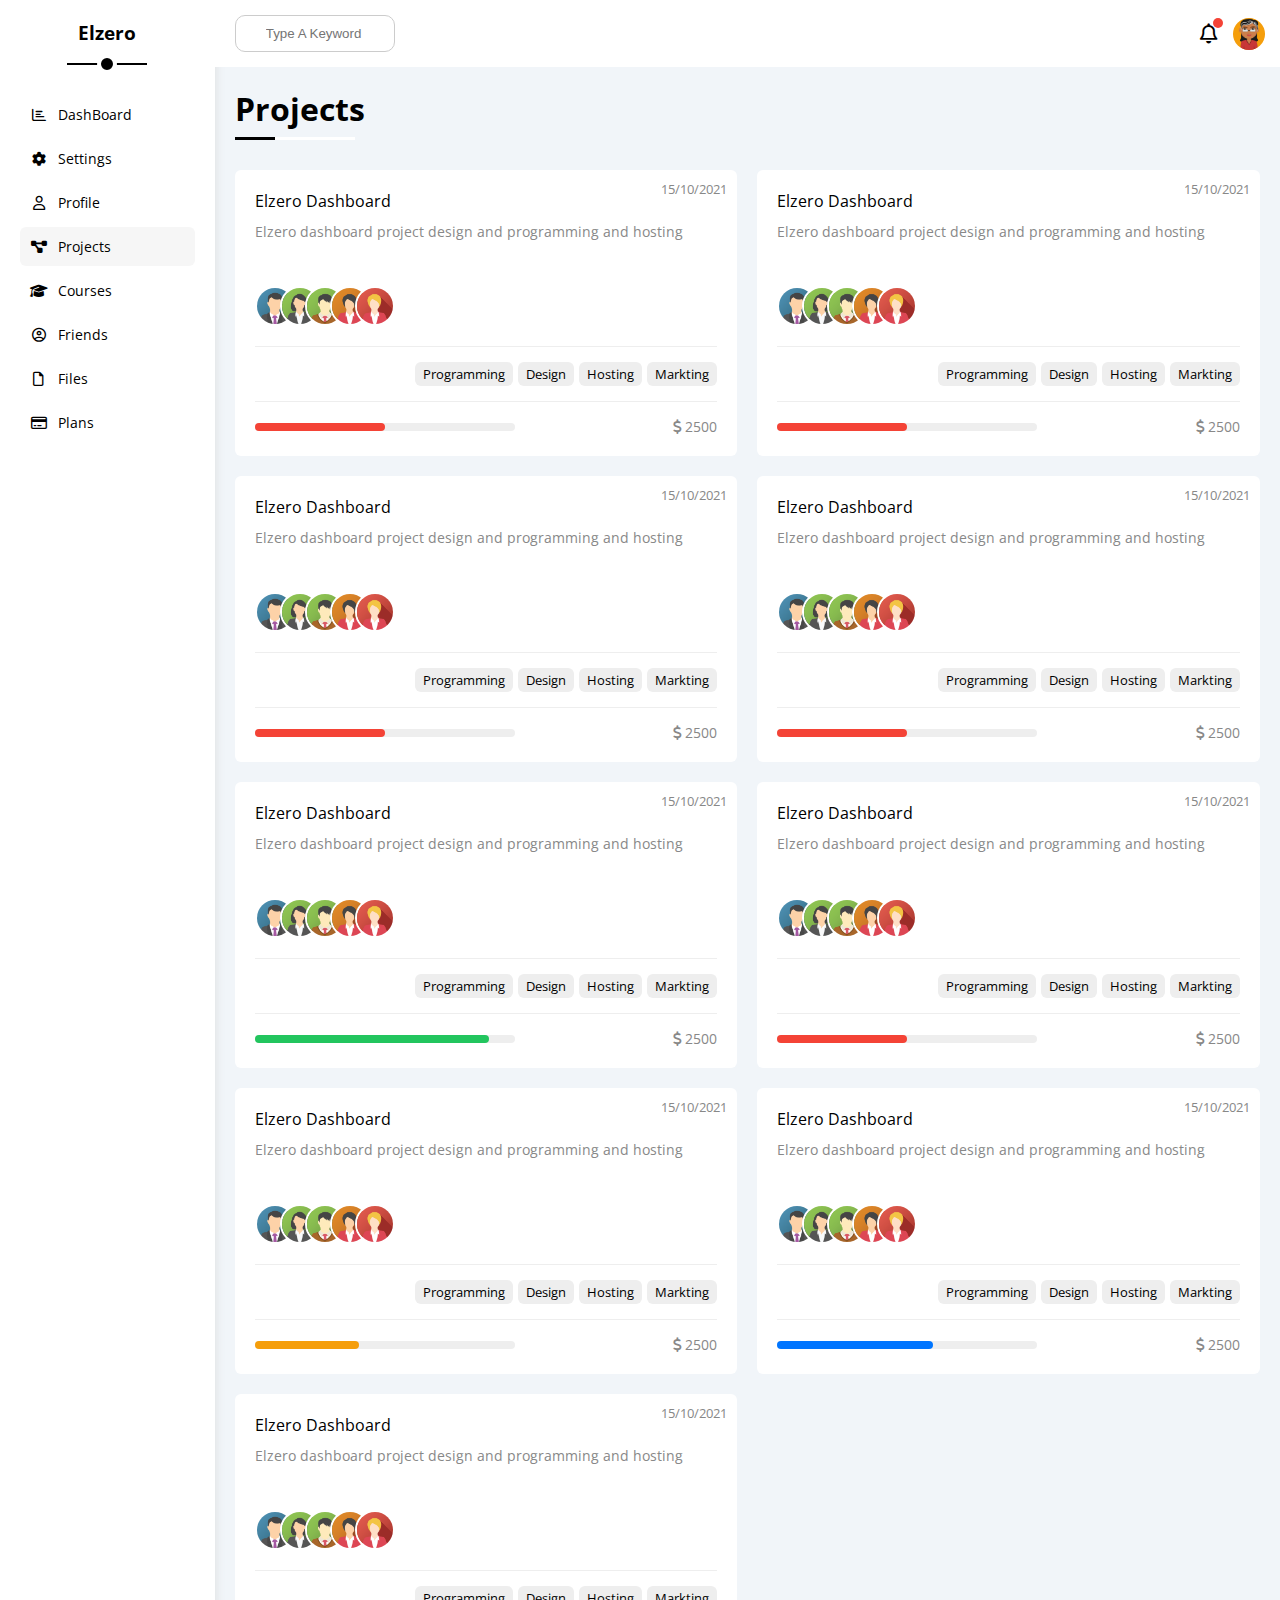
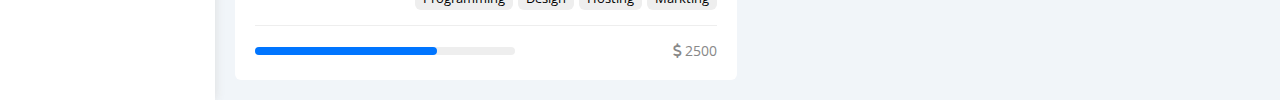
<file: projects.html>
<!DOCTYPE html>
<html lang="en">
  <head>
    <meta charset="UTF-8" />
    <meta http-equiv="X-UA-Compatible" content="IE=edge" />
    <meta name="viewport" content="width=device-width, initial-scale=1.0" />
    <link rel="stylesheet" href="css/all.min.css" />
    <link rel="stylesheet" href="css/framework.css" />
    <link rel="stylesheet" href="css/style.css" />

    <link rel="preconnect" href="https://fonts.googleapis.com" />
    <link rel="preconnect" href="https://fonts.googleapis.com" />
    <link rel="preconnect" href="https://fonts.gstatic.com" crossorigin />
    <link
      href="https://fonts.googleapis.com/css2?family=Open+Sans:wght@300;500&display=swap"
      rel="stylesheet"
    />
    <title>Projects</title>
  </head>
  <body>
    <div class="page d-flex">
      <div class="sidebar bg-white p-20">
        <h3 class="p-relative txt-c mt-0">Elzero</h3>
        <ul>
          <li>
            <a
              class="d-flex align-center fs-14 c-black rad-6 p-10"
              href="index.html"
            >
              <i class="fa-regular fa-chart-bar fa-fw"></i>
              <span>DashBoard</span>
            </a>
          </li>
          <li>
            <a
              class="d-flex align-center fs-14 c-black rad-6 p-10"
              href="settings.html"
            >
              <i class="fa-solid fa-gear fa-fw"></i>
              <span>Settings</span>
            </a>
          </li>
          <li>
            <a
              class="d-flex align-center fs-14 c-black rad-6 p-10"
              href="profile.html"
            >
              <i class="fa-regular fa-user fa-fw"></i>
              <span>Profile</span>
            </a>
          </li>
          <li>
            <a
              class="active d-flex align-center fs-14 c-black rad-6 p-10"
              href="projects.html"
            >
              <i class="fa-solid fa-diagram-project fa-fw"></i>
              <span>Projects</span>
            </a>
          </li>
          <li>
            <a
              class="d-flex align-center fs-14 c-black rad-6 p-10"
              href="courses.html"
            >
              <i class="fa-solid fa-graduation-cap fa-fw"></i>
              <span>Courses</span>
            </a>
          </li>
          <li>
            <a
              class="d-flex align-center fs-14 c-black rad-6 p-10"
              href="friends.html"
            >
              <i class="fa-regular fa-circle-user fa-fw"></i>
              <span>Friends</span>
            </a>
          </li>
          <li>
            <a
              class="d-flex align-center fs-14 c-black rad-6 p-10"
              href="files.html"
            >
              <i class="fa-regular fa-file fa-fw"></i>
              <span>Files</span>
            </a>
          </li>

          <li>
            <a
              class="d-flex align-center fs-14 c-black rad-6 p-10"
              href="plans.html"
            >
              <i class="fa-regular fa-credit-card fa-fw"></i>
              <span>Plans</span>
            </a>
          </li>
        </ul>
      </div>
      <div class="content w-full">
        <!-- Start Head -->
        <div class="head bg-white p-15 between-flex">
          <div class="search p-relative">
            <input class="p-10" type="search" placeholder="Type A Keyword" />
          </div>
          <div class="icons d-flex align-center">
            <span class="notification p-relative">
              <i class="fa-regular fa-bell fa-lg"></i>
            </span>
            <img decoding="async" src="image/person.png" alt="" />
          </div>
        </div>
        <!-- end head -->
        <h1 class="p-relative">Projects</h1>
        <div class="projects-page d-grid gap-20 m-20">
          <div class="project bg-white rad-6 p-relative p-20">
            <span class="date fs-13 c-grey">15/10/2021</span>
            <h4 class="m-0">Elzero Dashboard</h4>
            <p class="c-grey mt-10 mb-10 fs-14">
              Elzero dashboard project design and programming and hosting
            </p>
            <div class="team">
              <a href="#"><img src="imgs/team-01.png" alt="" /></a>
              <a href="#"><img src="imgs/team-02.png" alt="" /></a>
              <a href="#"><img src="imgs/team-03.png" alt="" /></a>
              <a href="#"><img src="imgs/team-04.png" alt="" /></a>
              <a href="#"><img src="imgs/team-05.png" alt="" /></a>
            </div>
            <div class="techs d-flex">
              <span class="fs-13 rad-6 bg-eee">Programming</span>
              <span class="fs-13 rad-6 bg-eee">Design</span>
              <span class="fs-13 rad-6 bg-eee">Hosting</span>
              <span class="fs-13 rad-6 bg-eee">Markting</span>
            </div>
            <div class="info between-flex">
              <div class="prog bg-eee">
                <span class="bg-red" style="width: 50%"></span>
              </div>
              <div class="fs-14 c-grey">
                <i class="fa-solid fa-dollar-sign"></i>
                2500
              </div>
            </div>
          </div>
          <div class="project bg-white rad-6 p-relative p-20">
            <span class="date fs-13 c-grey">15/10/2021</span>
            <h4 class="m-0">Elzero Dashboard</h4>
            <p class="c-grey mt-10 mb-10 fs-14">
              Elzero dashboard project design and programming and hosting
            </p>
            <div class="team">
              <a href="#"><img src="imgs/team-01.png" alt="" /></a>
              <a href="#"><img src="imgs/team-02.png" alt="" /></a>
              <a href="#"><img src="imgs/team-03.png" alt="" /></a>
              <a href="#"><img src="imgs/team-04.png" alt="" /></a>
              <a href="#"><img src="imgs/team-05.png" alt="" /></a>
            </div>
            <div class="techs d-flex">
              <span class="fs-13 rad-6 bg-eee">Programming</span>
              <span class="fs-13 rad-6 bg-eee">Design</span>
              <span class="fs-13 rad-6 bg-eee">Hosting</span>
              <span class="fs-13 rad-6 bg-eee">Markting</span>
            </div>
            <div class="info between-flex">
              <div class="prog bg-eee">
                <span class="bg-red" style="width: 50%"></span>
              </div>
              <div class="fs-14 c-grey">
                <i class="fa-solid fa-dollar-sign"></i>
                2500
              </div>
            </div>
          </div>
          <div class="project bg-white rad-6 p-relative p-20">
            <span class="date fs-13 c-grey">15/10/2021</span>
            <h4 class="m-0">Elzero Dashboard</h4>
            <p class="c-grey mt-10 mb-10 fs-14">
              Elzero dashboard project design and programming and hosting
            </p>
            <div class="team">
              <a href="#"><img src="imgs/team-01.png" alt="" /></a>
              <a href="#"><img src="imgs/team-02.png" alt="" /></a>
              <a href="#"><img src="imgs/team-03.png" alt="" /></a>
              <a href="#"><img src="imgs/team-04.png" alt="" /></a>
              <a href="#"><img src="imgs/team-05.png" alt="" /></a>
            </div>
            <div class="techs d-flex">
              <span class="fs-13 rad-6 bg-eee">Programming</span>
              <span class="fs-13 rad-6 bg-eee">Design</span>
              <span class="fs-13 rad-6 bg-eee">Hosting</span>
              <span class="fs-13 rad-6 bg-eee">Markting</span>
            </div>
            <div class="info between-flex">
              <div class="prog bg-eee">
                <span class="bg-red" style="width: 50%"></span>
              </div>
              <div class="fs-14 c-grey">
                <i class="fa-solid fa-dollar-sign"></i>
                2500
              </div>
            </div>
          </div>
          <div class="project bg-white rad-6 p-relative p-20">
            <span class="date fs-13 c-grey">15/10/2021</span>
            <h4 class="m-0">Elzero Dashboard</h4>
            <p class="c-grey mt-10 mb-10 fs-14">
              Elzero dashboard project design and programming and hosting
            </p>
            <div class="team">
              <a href="#"><img src="imgs/team-01.png" alt="" /></a>
              <a href="#"><img src="imgs/team-02.png" alt="" /></a>
              <a href="#"><img src="imgs/team-03.png" alt="" /></a>
              <a href="#"><img src="imgs/team-04.png" alt="" /></a>
              <a href="#"><img src="imgs/team-05.png" alt="" /></a>
            </div>
            <div class="techs d-flex">
              <span class="fs-13 rad-6 bg-eee">Programming</span>
              <span class="fs-13 rad-6 bg-eee">Design</span>
              <span class="fs-13 rad-6 bg-eee">Hosting</span>
              <span class="fs-13 rad-6 bg-eee">Markting</span>
            </div>
            <div class="info between-flex">
              <div class="prog bg-eee">
                <span class="bg-red" style="width: 50%"></span>
              </div>
              <div class="fs-14 c-grey">
                <i class="fa-solid fa-dollar-sign"></i>
                2500
              </div>
            </div>
          </div>
          <div class="project bg-white rad-6 p-relative p-20">
            <span class="date fs-13 c-grey">15/10/2021</span>
            <h4 class="m-0">Elzero Dashboard</h4>
            <p class="c-grey mt-10 mb-10 fs-14">
              Elzero dashboard project design and programming and hosting
            </p>
            <div class="team">
              <a href="#"><img src="imgs/team-01.png" alt="" /></a>
              <a href="#"><img src="imgs/team-02.png" alt="" /></a>
              <a href="#"><img src="imgs/team-03.png" alt="" /></a>
              <a href="#"><img src="imgs/team-04.png" alt="" /></a>
              <a href="#"><img src="imgs/team-05.png" alt="" /></a>
            </div>
            <div class="techs d-flex">
              <span class="fs-13 rad-6 bg-eee">Programming</span>
              <span class="fs-13 rad-6 bg-eee">Design</span>
              <span class="fs-13 rad-6 bg-eee">Hosting</span>
              <span class="fs-13 rad-6 bg-eee">Markting</span>
            </div>
            <div class="info between-flex">
              <div class="prog bg-eee">
                <span class="bg-green" style="width: 90%"></span>
              </div>
              <div class="fs-14 c-grey">
                <i class="fa-solid fa-dollar-sign"></i>
                2500
              </div>
            </div>
          </div>
          <div class="project bg-white rad-6 p-relative p-20">
            <span class="date fs-13 c-grey">15/10/2021</span>
            <h4 class="m-0">Elzero Dashboard</h4>
            <p class="c-grey mt-10 mb-10 fs-14">
              Elzero dashboard project design and programming and hosting
            </p>
            <div class="team">
              <a href="#"><img src="imgs/team-01.png" alt="" /></a>
              <a href="#"><img src="imgs/team-02.png" alt="" /></a>
              <a href="#"><img src="imgs/team-03.png" alt="" /></a>
              <a href="#"><img src="imgs/team-04.png" alt="" /></a>
              <a href="#"><img src="imgs/team-05.png" alt="" /></a>
            </div>
            <div class="techs d-flex">
              <span class="fs-13 rad-6 bg-eee">Programming</span>
              <span class="fs-13 rad-6 bg-eee">Design</span>
              <span class="fs-13 rad-6 bg-eee">Hosting</span>
              <span class="fs-13 rad-6 bg-eee">Markting</span>
            </div>
            <div class="info between-flex">
              <div class="prog bg-eee">
                <span class="bg-red" style="width: 50%"></span>
              </div>
              <div class="fs-14 c-grey">
                <i class="fa-solid fa-dollar-sign"></i>
                2500
              </div>
            </div>
          </div>
          <div class="project bg-white rad-6 p-relative p-20">
            <span class="date fs-13 c-grey">15/10/2021</span>
            <h4 class="m-0">Elzero Dashboard</h4>
            <p class="c-grey mt-10 mb-10 fs-14">
              Elzero dashboard project design and programming and hosting
            </p>
            <div class="team">
              <a href="#"><img src="imgs/team-01.png" alt="" /></a>
              <a href="#"><img src="imgs/team-02.png" alt="" /></a>
              <a href="#"><img src="imgs/team-03.png" alt="" /></a>
              <a href="#"><img src="imgs/team-04.png" alt="" /></a>
              <a href="#"><img src="imgs/team-05.png" alt="" /></a>
            </div>
            <div class="techs d-flex">
              <span class="fs-13 rad-6 bg-eee">Programming</span>
              <span class="fs-13 rad-6 bg-eee">Design</span>
              <span class="fs-13 rad-6 bg-eee">Hosting</span>
              <span class="fs-13 rad-6 bg-eee">Markting</span>
            </div>
            <div class="info between-flex">
              <div class="prog bg-eee">
                <span class="bg-orange" style="width: 40%"></span>
              </div>
              <div class="fs-14 c-grey">
                <i class="fa-solid fa-dollar-sign"></i>
                2500
              </div>
            </div>
          </div>
          <div class="project bg-white rad-6 p-relative p-20">
            <span class="date fs-13 c-grey">15/10/2021</span>
            <h4 class="m-0">Elzero Dashboard</h4>
            <p class="c-grey mt-10 mb-10 fs-14">
              Elzero dashboard project design and programming and hosting
            </p>
            <div class="team">
              <a href="#"><img src="imgs/team-01.png" alt="" /></a>
              <a href="#"><img src="imgs/team-02.png" alt="" /></a>
              <a href="#"><img src="imgs/team-03.png" alt="" /></a>
              <a href="#"><img src="imgs/team-04.png" alt="" /></a>
              <a href="#"><img src="imgs/team-05.png" alt="" /></a>
            </div>
            <div class="techs d-flex">
              <span class="fs-13 rad-6 bg-eee">Programming</span>
              <span class="fs-13 rad-6 bg-eee">Design</span>
              <span class="fs-13 rad-6 bg-eee">Hosting</span>
              <span class="fs-13 rad-6 bg-eee">Markting</span>
            </div>
            <div class="info between-flex">
              <div class="prog bg-eee">
                <span class="bg-blue" style="width: 60%"></span>
              </div>
              <div class="fs-14 c-grey">
                <i class="fa-solid fa-dollar-sign"></i>
                2500
              </div>
            </div>
          </div>
          <div class="project bg-white rad-6 p-relative p-20">
            <span class="date fs-13 c-grey">15/10/2021</span>
            <h4 class="m-0">Elzero Dashboard</h4>
            <p class="c-grey mt-10 mb-10 fs-14">
              Elzero dashboard project design and programming and hosting
            </p>
            <div class="team">
              <a href="#"><img src="imgs/team-01.png" alt="" /></a>
              <a href="#"><img src="imgs/team-02.png" alt="" /></a>
              <a href="#"><img src="imgs/team-03.png" alt="" /></a>
              <a href="#"><img src="imgs/team-04.png" alt="" /></a>
              <a href="#"><img src="imgs/team-05.png" alt="" /></a>
            </div>
            <div class="techs d-flex">
              <span class="fs-13 rad-6 bg-eee">Programming</span>
              <span class="fs-13 rad-6 bg-eee">Design</span>
              <span class="fs-13 rad-6 bg-eee">Hosting</span>
              <span class="fs-13 rad-6 bg-eee">Markting</span>
            </div>
            <div class="info between-flex">
              <div class="prog bg-eee">
                <span class="bg-blue" style="width: 70%"></span>
              </div>
              <div class="fs-14 c-grey">
                <i class="fa-solid fa-dollar-sign"></i>
                2500
              </div>
            </div>
          </div>
        </div>
      </div>
    </div>
  </body>
</html>
</file>
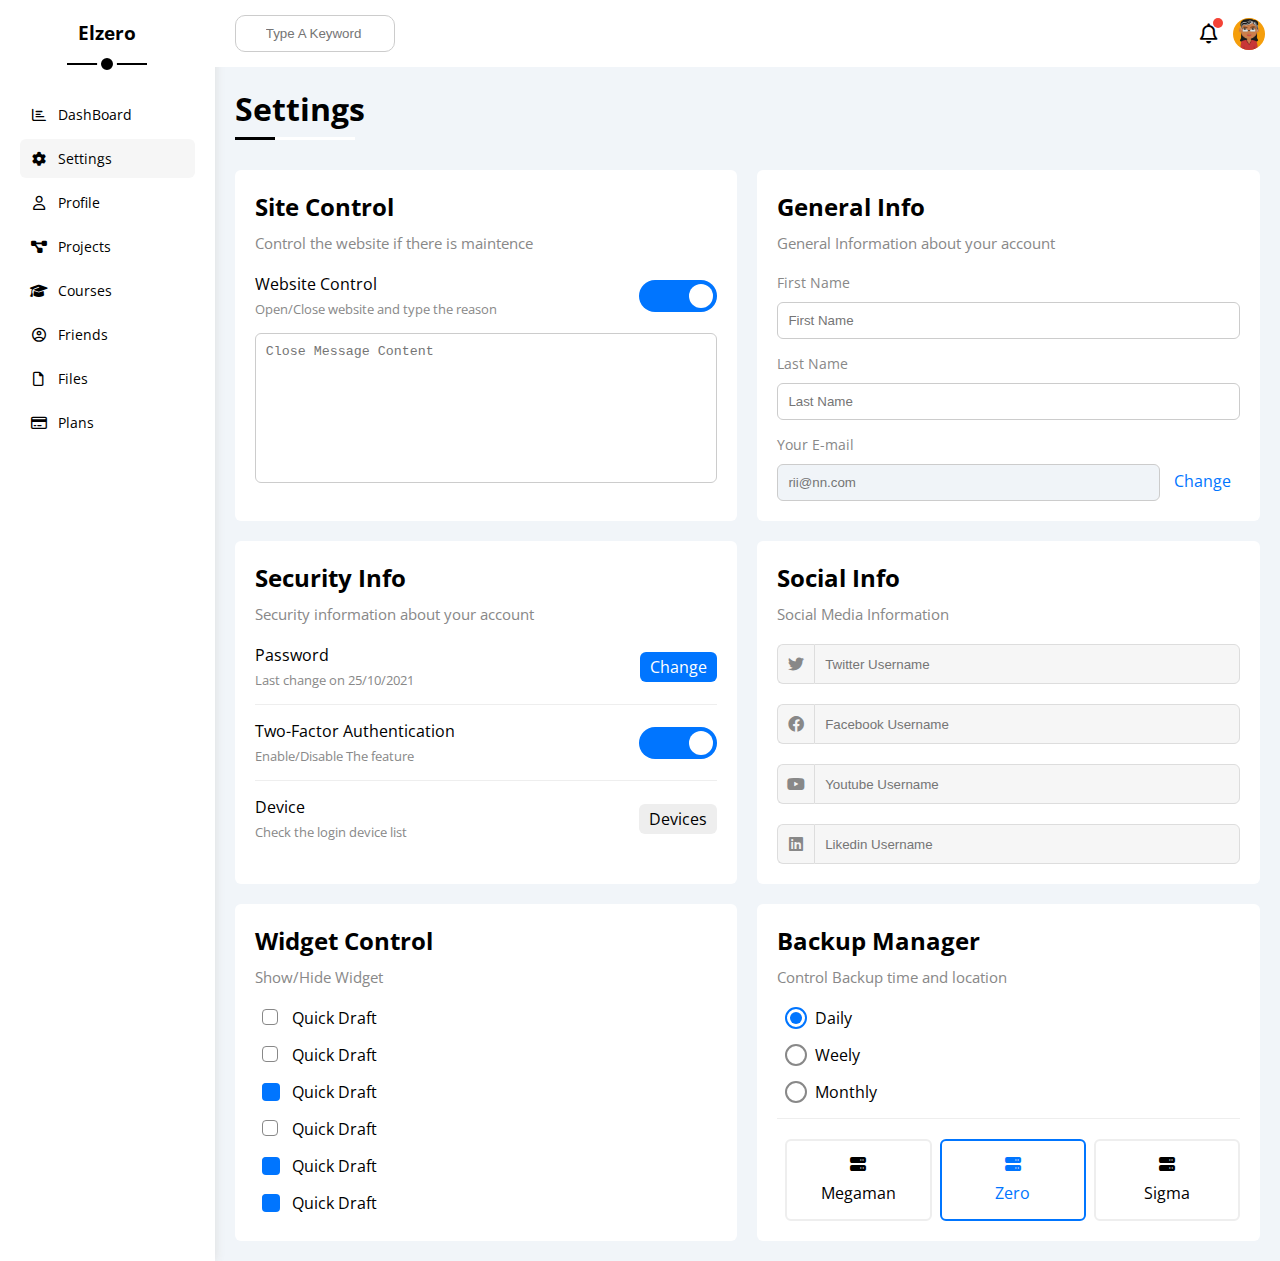
<file: settings.html>
<!DOCTYPE html>
<html lang="en">
  <head>
    <meta charset="UTF-8" />
    <meta http-equiv="X-UA-Compatible" content="IE=edge" />
    <meta name="viewport" content="width=device-width, initial-scale=1.0" />
    <meta name="viewport" content="width=device-width, initial-scale=1.0" />
    <title>Settings</title>
    <link rel="stylesheet" href="css/all.min.css" />
    <link rel="stylesheet" href="css/framework.css" />
    <link rel="stylesheet" href="css/style.css" />

    <link rel="preconnect" href="https://fonts.googleapis.com" />
    <link rel="preconnect" href="https://fonts.gstatic.com" crossorigin />
    <link
      href="https://fonts.googleapis.com/css2?family=Open+Sans:wght@300;500&#038;display=swap"
      rel="stylesheet"
    />
  </head>
  <body>
    <div class="page d-flex">
      <div class="sidebar bg-white p-20">
        <h3 class="p-relative txt-c mt-0">Elzero</h3>
        <ul>
          <li>
            <a
              class="d-flex align-center fs-14 c-black rad-6 p-10"
              href="index.html"
            >
              <i class="fa-regular fa-chart-bar fa-fw"></i>
              <span>DashBoard</span>
            </a>
          </li>
          <li>
            <a
              class="active d-flex align-center fs-14 c-black rad-6 p-10"
              href="settings.html"
            >
              <i class="fa-solid fa-gear fa-fw"></i>
              <span>Settings</span>
            </a>
          </li>
          <li>
            <a
              class="d-flex align-center fs-14 c-black rad-6 p-10"
              href="profile.html"
            >
              <i class="fa-regular fa-user fa-fw"></i>
              <span>Profile</span>
            </a>
          </li>
          <li>
            <a
              class="d-flex align-center fs-14 c-black rad-6 p-10"
              href="projects.html"
            >
              <i class="fa-solid fa-diagram-project fa-fw"></i>
              <span>Projects</span>
            </a>
          </li>
          <li>
            <a
              class="d-flex align-center fs-14 c-black rad-6 p-10"
              href="courses.html"
            >
              <i class="fa-solid fa-graduation-cap fa-fw"></i>
              <span>Courses</span>
            </a>
          </li>
          <li>
            <a
              class="d-flex align-center fs-14 c-black rad-6 p-10"
              href="friends.html"
            >
              <i class="fa-regular fa-circle-user fa-fw"></i>
              <span>Friends</span>
            </a>
          </li>
          <li>
            <a
              class="d-flex align-center fs-14 c-black rad-6 p-10"
              href="files.html"
            >
              <i class="fa-regular fa-file fa-fw"></i>
              <span>Files</span>
            </a>
          </li>

          <li>
            <a
              class="d-flex align-center fs-14 c-black rad-6 p-10"
              href="plans.html"
            >
              <i class="fa-regular fa-credit-card fa-fw"></i>
              <span>Plans</span>
            </a>
          </li>
        </ul>
      </div>
      <div class="content w-full">
        <!-- Start Head -->
        <div class="head bg-white p-15 between-flex">
          <div class="search p-relative">
            <input class="p-10" type="search" placeholder="Type A Keyword" />
          </div>
          <div class="icons d-flex align-center">
            <span class="notification p-relative">
              <i class="fa-regular fa-bell fa-lg"></i>
            </span>
            <img decoding="async" src="image/person.png" alt="" />
          </div>
        </div>
        <!-- end head -->
        <h1 class="p-relative">Settings</h1>
        <div class="settings-page m-20 d-grid gap-20">
          <!-- start settings box -->

          <div class="p-20 bg-white rad-6">
            <h2 class="mt-0 mb-10">Site Control</h2>
            <p class="mt-0 mb-20 c-grey fs-15">
              Control the website if there is maintence
            </p>
            <div class="mb-15 between-flex">
              <div>
                <span>Website Control</span>
                <p class="c-grey mt-5 mb-0 fs-13">
                  Open/Close website and type the reason
                </p>
              </div>
              <div>
                <label>
                  <input class="toggle-checkbox" type="checkbox" checked />
                  <div class="toggle-switch"></div>
                </label>
              </div>
            </div>
            <textarea
              class="close-message p-10 rad-6 d-block w-full b-ccc"
              placeholder="Close Message Content"
            ></textarea>
          </div>

          <!-- end settings box -->
          <!-- start settings box -->

          <div class="p-20 bg-white rad-6">
            <h2 class="mt-0 mb-10">General Info</h2>
            <p class="mt-0 mb-20 c-grey fs-15">
              General Information about your account
            </p>
            <div class="mb-15">
              <label class="fs-14 c-grey d-block mb-10" for="first"
                >First Name</label
              >
              <input
                class="b-ccc p-10 rad-6 w-full"
                type="text"
                id="first"
                placeholder="First Name"
              />
            </div>
            <div class="mb-15">
              <label class="c-grey fs-14 d-block mb-10" for="last"
                >Last Name</label
              >
              <input
                class="b-ccc w-full p-10 rad-6"
                type="text"
                id="last"
                placeholder="Last Name"
              />
            </div>
            <div>
              <label class="c-grey fs-14 d-block mb-10" for="email"
                >Your E-mail</label
              >
              <input
                class="email b-ccc w-full p-10 rad-6 mr-10"
                type="email"
                id="email"
                placeholder="rii@nn.com"
                disabled
              />
              <a class="c-blue" href="#">Change</a>
            </div>
          </div>

          <!-- end settings box -->

          <!-- start settings box -->

          <div class="p-20 bg-white rad-6">
            <h2 class="mt-0 mb-10">Security Info</h2>
            <p class="mt-0 mb-20 c-grey fs-15">
              Security information about your account
            </p>
            <div class="sec-box mb-15 between-flex">
              <div>
                <span>Password</span>
                <p class="c-grey mt-5 mb-0 fs-13">Last change on 25/10/2021</p>
              </div>
              <a class="button btn-shape bg-blue c-white" href="#">Change</a>
            </div>
            <div class="sec-box mb-15 between-flex">
              <div>
                <span>Two-Factor Authentication</span>
                <p class="c-grey mt-5 mb-0 fs-13">Enable/Disable The feature</p>
              </div>
              <label>
                <input class="toggle-checkbox" type="checkbox" checked />
                <div class="toggle-switch"></div>
              </label>
            </div>
            <div class="sec-box between-flex">
              <div>
                <span>Device</span>
                <p class="c-grey mt-5 mb-0 fs-13">
                  Check the login device list
                </p>
              </div>
              <a class="btn-shape bg-eee c-black" href="#">Devices</a>
            </div>
          </div>

          <!-- end settings box -->

          <!-- start settings box -->

          <div class="social-boxes p-20 bg-white rad-6">
            <h2 class="mt-0 mb-10">Social Info</h2>
            <p class="mt-0 mb-20 c-grey fs-15">Social Media Information</p>
            <div class="d-flex align-center mb-20">
              <i class="fa-brands fa-twitter center-flex c-grey"></i>
              <input
                class="w-full"
                type="text"
                placeholder="Twitter Username"
              />
            </div>
            <div class="d-flex align-center mb-20">
              <i class="fa-brands fa-facebook center-flex c-grey"></i>
              <input
                class="w-full"
                type="text"
                placeholder="Facebook Username"
              />
            </div>
            <div class="d-flex align-center mb-20">
              <i class="fa-brands fa-youtube center-flex c-grey"></i>
              <input
                class="w-full"
                type="text"
                placeholder="Youtube Username"
              />
            </div>
            <div class="d-flex align-center">
              <i class="fa-brands fa-linkedin center-flex c-grey"></i>
              <input
                class="w-full"
                type="text"
                placeholder="Likedin Username"
              />
            </div>
          </div>

          <!-- end settings box -->
          <!-- start settings box -->

          <div class="widget-control p-20 bg-white rad-6">
            <h2 class="mt-0 mb-10">Widget Control</h2>
            <p class="mt-0 mb-20 c-grey fs-15">Show/Hide Widget</p>
            <div class="control d-flex align-center mb-15">
              <input type="checkbox" id="one" />
              <label for="one">Quick Draft</label>
            </div>
            <div class="control d-flex align-center mb-15">
              <input type="checkbox" id="two" />
              <label for="two">Quick Draft</label>
            </div>
            <div class="control d-flex align-center mb-15">
              <input type="checkbox" id="three" checked />
              <label for="three">Quick Draft</label>
            </div>
            <div class="control d-flex align-center mb-15">
              <input type="checkbox" id="four" />
              <label for="four">Quick Draft</label>
            </div>
            <div class="control d-flex align-center mb-15">
              <input type="checkbox" id="five" checked />
              <label for="five">Quick Draft</label>
            </div>
            <div class="control d-flex align-center">
              <input type="checkbox" id="six" checked />
              <label for="six">Quick Draft</label>
            </div>
          </div>

          <!-- end settings box -->
          <!-- start settings box -->

          <div class="backup-control p-20 bg-white rad-6">
            <h2 class="mt-0 mb-10">Backup Manager</h2>
            <p class="mt-0 mb-20 c-grey fs-15">
              Control Backup time and location
            </p>
            <div class="date d-flex align-center mb-15">
              <input type="radio" name="time" id="one1" checked />
              <label for="one1">Daily</label>
            </div>
            <div class="date d-flex align-center mb-15">
              <input type="radio" name="time" id="two2" />
              <label for="two2">Weely</label>
            </div>
            <div class="date d-flex align-center mb-15">
              <input type="radio" name="time" id="three3" />
              <label for="three3">Monthly</label>
            </div>
            <div class="servers d-flex align-center txt-c">
              <input type="radio" name="servers" id="server1" />
              <div class="server rad-6 w-full">
                <label class="d-block m-15" for="server1">
                  <i class="fa-solid fa-server d-block mb-10"></i>
                  Megaman
                </label>
              </div>

              <input type="radio" name="servers" id="server2" checked />
              <div class="server rad-6 w-full">
                <label class="d-block m-15" for="server2">
                  <i class="fa-solid fa-server d-block mb-10"></i>
                  Zero
                </label>
              </div>

              <input type="radio" name="servers" id="server3" />
              <div class="server rad-6 w-full">
                <label class="d-block m-15" for="server3">
                  <i class="fa-solid fa-server d-block mb-10"></i>
                  Sigma
                </label>
              </div>
            </div>
          </div>

          <!-- end settings box -->
        </div>
      </div>
    </div>
  </body>
</html>
</file>
<file: css/framework.css>
:root {
  --blue-color: #0075ff;
  --blue-alt-color: #0d69d5;
  --orange-color: #f59e0b;
  --green-color: #22c55e;
  --red-color: #f44336;
  --grey-color: #888;
}

/* start box */

.d-flex {
  display: flex;
}
.f-wrap {
  flex-wrap: wrap;
}
.align-center {
  align-items: center;
}
.space-between {
  justify-content: space-between;
}
.d-grid {
  display: grid;
}

.gap-20 {
  gap: 20px;
}

.d-block {
  display: block;
}

@media (max-width: 767px) {
  .block-mobile {
    display: block;
  }
  .hide-mobile {
    display: none;
  }
}

/* end box */

/* start padding + margin */

.p-20 {
  padding: 20px;
}
.p-10 {
  padding: 10px;
}
.p-15 {
  padding: 15px;
}
.pt-15 {
  padding-top: 15px;
}
.pb-15 {
  padding-bottom: 15px;
}
.pb-10 {
  padding-bottom: 10px;
}

.pl-15 {
  padding-left: 15px;
}
.pt-20 {
  padding-top: 20px;
}
.pb-20 {
  padding-bottom: 20px;
}

.m-20 {
  margin: 20px;
}
.m-25 {
  margin: 25px;
}
.m-15 {
  margin: 15px;
}

.m-0 {
  margin: 0;
}

.mb-0 {
  margin-bottom: 0;
}

.mb-10 {
  margin-bottom: 10px;
}
.mb-15 {
  margin-bottom: 15px;
}
.mb-20 {
  margin-bottom: 20px;
}
.mb-25 {
  margin-bottom: 25px;
}
.mb-5 {
  margin-bottom: 5px;
}
.mt-0 {
  margin-top: 0;
}
.mt-5 {
  margin-top: 5px;
}
.mt-10 {
  margin-top: 10px;
}
.mt-15 {
  margin-top: 15px;
}
.mt-20 {
  margin-top: 20px;
}
.mt-20 {
  margin-top: 20px;
}
.mt-25 {
  margin-top: 25px;
}
.mr-10 {
  margin-right: 10px;
}
.mr-15 {
  margin-right: 15px;
}

.w-full {
  width: 100%;
}

.w-fit {
  width: fit-content;
}

.w-100 {
  width: 100px;
}
.h-100 {
  height: 100px;
}

.h-full {
  height: 100%;
}
/* end padding + margin */

/* start color */

.bg-white {
  background-color: white;
}
.c-black {
  color: black;
}

.bg-eee {
  background-color: #eee;
}
.c-grey {
  color: var(--grey-color);
}
.c-white {
  color: white;
}

.c-blue {
  color: var(--blue-color);
}
.c-orange {
  color: var(--orange-color);
}
.c-green {
  color: var(--green-color);
}
.c-red {
  color: var(--red-color);
}

.bg-blue {
  background-color: var(--blue-color);
}
.bg-orange {
  background-color: var(--orange-color);
}
.bg-green {
  background-color: var(--green-color);
}
.bg-red {
  background-color: var(--red-color);
}

/* end color */

/* start position */

.p-relative {
  position: relative;
}
.p-absolute {
  position: absolute;
}

/* end position */
/* start font */

.txt-c {
  text-align: center;
}

.fs-14 {
  font-size: 14px;
}
.fs-15 {
  font-size: 15px;
}
.fs-13 {
  font-size: 13px;
}
.fs-25 {
  font-size: 25px;
}

.fw-bold {
  font-weight: bold;
}

@media (max-width: 767px) {
  .txt-c-mobile {
    text-align: center;
  }
}

/* end font */

/* start border */

.rad-6 {
  border-radius: 6px;
}
.rad-half {
  border-radius: 50%;
}

.b-none {
  border: none;
}
.b-ccc {
  border: 1px solid #ccc;
}
.b-eee {
  border: 1px solid #eee;
}

/* end border */
/* start components */
.between-flex {
  display: flex;
  justify-content: space-between;
  align-items: center;
}

.center-flex {
  display: flex;
  align-items: center;
  justify-content: center;
}

.btn-shape {
  padding: 4px 10px;
  border-radius: 6px;
}
/* end components */
</file>
<file: css/style.css>
:root {
  --fa-style-family-classic: "Font Awsome & Free";
  --blue-color: #0075ff;
  --blue-alt-color: #0d69d5;
  --orange-color: #f59e0b;
  --green-color: #22c55e;
  --red-color: #f44336;
  --grey-color: #888;
}

* {
  box-sizing: border-box;
}

body {
  font-family: "Open Sans", sans-serif;
  margin: 0;
}

*:focus {
  outline: none;
}

a {
  text-decoration: none;
}

ul {
  padding: 0;
  list-style: none;
}

::-webkit-scrollbar {
  width: 15px;
}

::-webkit-scrollbar-track {
  background-color: white;
}
::-webkit-scrollbar-thumb {
  background-color: var(--blue-color);
}

::-webkit-scrollbar-thumb:hover {
  background-color: var(--blue-alt-color);
}
.page {
  background-color: #f1f5f9;
  min-height: 100vh;
}

/* start sidebar */

.sidebar {
  width: 250px;
  box-shadow: 0 0 10px #ddd;
}
.sidebar > h3 {
  margin-bottom: 50px;
}

.sidebar > h3::before,
.sidebar > h3::after {
  content: "";
  position: absolute;
  background-color: black;
  transform: translateX(-50%);
  left: 50%;
}

.sidebar > h3::before {
  width: 80px;
  height: 2px;
  bottom: -20px;
}
.sidebar > h3::after {
  width: 12px;
  height: 12px;
  border-radius: 50%;
  border: 4px solid white;
  bottom: -29px;
}

.sidebar ul li a {
  transition: 0.3s;
  margin-bottom: 5px;
}
.sidebar ul li a:hover,
.sidebar ul li a.active {
  background-color: #f6f6f6;
}

.sidebar ul li a span {
  font-size: 14px;
  margin-left: 10px;
}

@media (max-width: 767px) {
  .sidebar {
    width: 58px;
    padding: 10px;
  }

  .sidebar > h3 {
    font-size: 13px;
    margin-bottom: 15px;
  }

  .sidebar > h3::before,
  .sidebar > h3::after {
    display: none;
  }
  .sidebar ul li a span {
    display: none;
  }
}
/* end sidebar */

/* start head content */

.content {
  overflow: hidden;
}

.head .search::before {
  font-family: var(--fa-style-family-classic);
  content: "\f002";
  font-weight: 900;
  position: absolute;
  left: 15px;
  top: 50%;
  transform: translateY(-50%);
  font-size: 14px;
  color: var(--grey-color);
}

.head .search input {
  border: 1px solid #ccc;
  border-radius: 10px;
  padding-left: 30px;
  transition: width 0.3s;
  width: 160px;
  margin-left: 5px;
}

.head .search input:focus {
  width: 200px;
}
.head .search input:focus::placeholder {
  opacity: 0;
}

.head .icons .notification::before {
  content: "";
  background-color: var(--red-color);
  position: absolute;
  width: 10px;
  height: 10px;
  border-radius: 50%;
  top: -5px;
  right: -5px;
}

.head .icons img {
  width: 32px;
  height: 32px;
  margin-left: 15px;
  background-color: var(--orange-color);
  border-radius: 50%;
}
/* end head content */

.page h1 {
  margin: 20px 20px 40px;
}

.page h1::before,
.page h1::after {
  content: "";
  position: absolute;
  left: 0;
  bottom: -10px;
  height: 3px;
}

.page h1::before {
  width: 120px;
  background-color: white;
}

.page h1::after {
  width: 40px;
  background-color: black;
}

.wrapper {
  grid-template-columns: repeat(auto-fill, minmax(400px, 1fr));
  margin-right: 30px;
  margin-left: 30px;
  margin-bottom: 30px;
}

@media (max-width: 767px) {
  .wrapper {
    grid-template-columns: minmax(200px, 1fr);
    margin-right: 10px;
    margin-left: 10px;
  }
}
/* start welcome */
.welcome {
  overflow: hidden;
}

.welcome .intro img {
  width: 170px;
}

.welcome .avatar {
  width: 64px;
  height: 64px;
  border-radius: 50%;
  border: 2px solid white;
  padding: 2px;
  box-shadow: 0 0 5px #ddd;
  margin-left: 20px;
  margin-top: -32px;
}

.welcome .body {
  border-top: 1px solid #eee;
  border-bottom: 1px solid #eee;
}
.welcome .body > div {
  flex: 1;
}

.welcome .visit {
  margin: 0 15px 15px auto;
  transform: 0.3;
}

.welcome .visit:hover {
  background-color: var(--blue-alt-color);
}

@media (max-width: 767px) {
  .welcome .body > div:not(:last-child) {
    margin-bottom: 20px;
  }
}
/* end welcome */

/* start quick */

.quick-draft textarea {
  resize: none;
  min-height: 180px;
}

.quick-draft .save {
  margin-left: auto;
  transition: 0.3s;
  cursor: pointer;
}

.quick-draft .save:hover {
  background-color: var(--blue-alt-color);
}
/* end quick */

/* start target */

.targets .target-row .icon {
  width: 80px;
  height: 80px;
  margin-right: 15px;
}

.targets .details {
  flex: 1;
}

.targets .details .progress {
  height: 4px;
}

.targets .details .progress > span {
  position: absolute;
  top: 0;
  left: 0;
  height: 100%;
}
.targets .details .progress > span span {
  position: absolute;
  bottom: 16px;
  right: -16px;
  color: white;
  padding: 2px 5px;
}
.targets .details .progress > span span::after {
  content: "";
  border-color: transparent;
  border-width: 5px;
  border-style: solid;
  position: absolute;
  left: 50%;
  transform: translateX(-50%);
  bottom: -9px;
}

.targets .details .progress > .blue span::after {
  border-top-color: var(--blue-color);
}
.targets .details .progress > .orange span::after {
  border-top-color: var(--orange-color);
}
.targets .details .progress > .green span::after {
  border-top-color: var(--green-color);
}

.blue .icon,
.blue .progress {
  background-color: rgb(0 117 255 / 20%);
}
.orange .icon,
.orange .progress {
  background-color: rgb(245 158 11 / 20%);
}
.green .icon,
.green .progress {
  background-color: rgb(34 197 94 / 20%);
}
/* end target */

/* start tickets */

.tickets .box {
  border: 1px solid #ccc;
  width: calc(50% - 10px);
}

@media (max-width: 767px) {
  .tickets .box {
    width: 100%;
  }
}
/* end tickets */

/* start latest news  */

.latest-news .news-row:not(:last-of-type) {
  margin-bottom: 30px;
  padding-bottom: 30px;
  border-bottom: 1px solid #eee;
}

.latest-news .news-row img {
  width: 100px;
  margin-right: 15px;
  border-radius: 6px;
}

.latest-news .news-row .info {
  flex: 1;
}

.latest-news .news-row .info h3 {
  margin: 0 0 6px;
  font-size: 16px;
}

@media (max-width: 767px) {
  .latest-news .news-row .label {
    margin: 10px auto;
    width: fit-content;
  }
}
/* end latest news  */
/* start tasks */

.tasks .task-row:not(:last-of-type) {
  margin-bottom: 12px;
  padding-bottom: 12px;
  border-bottom: 1px solid #eee;
}

.tasks .done {
  opacity: 0.3;
}

.tasks .done h3,
.tasks .done p {
  text-decoration: line-through;
}

.tasks .delete {
  cursor: pointer;
  transition: 0.3s;
}

.tasks .delete:hover {
  color: var(--red-color);
}
/* end tasks */
/* start upload */

.latest-upload ul li:not(:last-child) {
  border-bottom: 1px solid #eee;
}

.latest-upload ul li img {
  width: 40px;
  height: 40px;
}
/* end upload */

/* start last progress */

.last-project ul::before {
  content: "";
  position: absolute;
  width: 2px;
  left: 11px;
  height: 100%;
  background-color: var(--blue-color);
}

.last-project ul li::before {
  content: "";
  width: 20px;
  height: 20px;
  border-radius: 50%;
  background-color: white;
  margin-right: 15px;
  border: 2px solid white;
  outline: 2px solid var(--blue-color);
}

.last-project ul li.done::before {
  background-color: var(--blue-color);
}
.last-project ul li.current::before {
  animation: change-color 0.8s infinite alternate;
}

.last-project .lunch-icon {
  position: absolute;
  width: 160px;
  right: 0;
  bottom: 0;
  opacity: 0.1;
}
/* end last progress */

/* start reminders */

.reminders ul li .key {
  width: 15px;
  height: 15px;
}

.reminders ul li > .blue {
  border-left: 2px solid var(--blue-color);
}
.reminders ul li > .green {
  border-left: 2px solid var(--green-color);
}
.reminders ul li > .orange {
  border-left: 2px solid var(--orange-color);
}
.reminders ul li > .red {
  border-left: 2px solid var(--red-color);
}

/* end reminders */

/* start post */

.last-post .avatar {
  width: 48px;
  height: 48px;
}

.last-post .post-content {
  text-transform: capitalize;
  line-height: 1.8;
  border-top: 1px solid #eee;
  border-bottom: 1px solid #eee;
  min-height: 140px;
}

/* end post */

/* start social */

.social-media .box {
  padding-left: 70px;
}

.social-media .box i {
  position: absolute;
  left: 0;
  top: 0;
  width: 52px;
  transition: 0.3s;
}
.social-media .box i:hover {
  transform: rotate(5deg);
}

.social-media .twitter {
  background-color: rgb(29 161 242 / 20%);
  color: #1da1f2;
}
.social-media .twitter i,
.social-media .twitter a {
  background-color: #1da1f2;
}
.social-media .facebook {
  background-color: rgb(24 119 242 / 20%);
  color: #1da1f2;
}
.social-media .facebook i,
.social-media .facebook a {
  background-color: #1877f2;
}
.social-media .youtube {
  background-color: rgb(255 0 0 / 20%);
  color: #ff0000;
}
.social-media .youtube i,
.social-media .youtube a {
  background-color: #ff0000;
}
.social-media .linkedin {
  background-color: rgb(0 119 181 / 20%);
  color: #0077b5;
}
.social-media .linkedin i,
.social-media .linkedin a {
  background-color: #0077b5;
}
/* end social */

/* start project */

.project .responsive-table {
  overflow-x: auto;
}

.project table {
  min-width: 1000px;
  border-spacing: 0;
}

.project table td {
  padding: 15px;
}

.project thead td {
  background-color: #eee;
  font-weight: bold;
}

.project tbody td {
  border-bottom: 1px solid #eee;
  border-left: 1px solid #eee;
  transition: 0.3s;
}
.project tbody td:last-child {
  border-right: 1px solid #eee;
}
.project tbody tr:hover td {
  background-color: #faf7f7;
}

.project table img {
  width: 32px;
  height: 32px;
  border-radius: 50%;
  padding: 2px;
  background-color: white;
}

.project table img:not(:first-child) {
  margin-left: -20px;
}
/* end project */

/* start settings */

.settings-page {
  grid-template-columns: repeat(auto-fill, minmax(500px, 1fr));
}

@media (max-width: 767px) {
  .settings-page {
    grid-template-columns: repeat(auto-fill, minmax(200px, 1fr));
    margin-left: 10px;
    margin-right: 10px;
    gap: 10px;
  }
}

.settings-page .close-message {
  resize: none;
  min-height: 150px;
}

.settings-page .email {
  display: inline-flex;
  width: calc(100% - 80px);
}

.settings-page .sec-box:not(:last-of-type) {
  border-bottom: 1px solid #eee;
  padding-bottom: 15px;
}

.settings-page .sec-box .button {
  transition: 0.3s;
}

.settings-page .sec-box .button:hover {
  background-color: var(--blue-alt-color);
}

.settings-page .social-boxes i {
  width: 40px;
  height: 40px;
  background-color: #f6f6f6;
  border: 1px solid #ddd;
  border-right: none;
  border-radius: 6px 0 0 6px;
  transition: 0.3s;
}

.settings-page .social-boxes input {
  height: 40px;
  background-color: #f6f6f6;
  border: 1px solid #ddd;
  padding-left: 10px;
  border-radius: 0 6px 6px 0;
}

.settings-page .social-boxes > div:focus-within i {
  color: black;
}

.settings-page :disabled {
  background-color: #f0f4f8;
  color: #bbb;
  cursor: no-drop;
}

.widget-control .control input[type="checkbox"] {
  -webkit-appearance: none;
  appearance: none;
}

.widget-control .control label {
  position: relative;
  padding-left: 30px;
  cursor: pointer;
}

.widget-control .control label::before,
.widget-control .control label::after {
  position: absolute;
  left: 0;
  top: 50%;
  margin-top: -9px;
  border-radius: 4px;
}

.widget-control .control label::before {
  content: "";
  border: 1px solid var(--grey-color);
  width: 14px;
  height: 14px;
}

.widget-control .control label:hover::before {
  border-color: var(--blue-alt-color);
}

.widget-control .control label::after {
  font-family: var(--fa-style-family-classic);
  content: "\f00c";
  font-weight: 900;
  font-size: 12px;
  background-color: var(--blue-color);
  color: white;
  width: 18px;
  height: 18px;
  display: flex;
  align-items: center;
  justify-content: center;
  transform: scale(0) rotate(360deg);
  transition: 0.3s;
}

.widget-control .control input[type="checkbox"]:checked + label::after {
  transform: scale(1);
}

.backup-control input[type="radio"] {
  -webkit-appearance: none;
  appearance: none;
}

.backup-control .date label {
  padding-left: 30px;
  cursor: pointer;
  position: relative;
}

.backup-control .date label::before,
.backup-control .date label::after {
  content: "";
  position: absolute;
  border-radius: 50%;
}

.backup-control .date label::before {
  top: 50%;
  left: 0;
  transform: translateY(-50%);
  width: 18px;
  height: 18px;
  border: 2px solid var(--grey-color);
}
.backup-control .date label::after {
  left: 5px;
  top: 5px;
  width: 12px;
  height: 12px;
  background: var(--blue-color);

  transition: 0.3s;
  transform: scale(0);
}
.backup-control .date input[type="radio"]:checked + label::before {
  border-color: var(--blue-color);
}
.backup-control .date input[type="radio"]:checked + label::after {
  transform: scale(1);
}

.backup-control .servers {
  border-top: 1px solid #eee;
  padding-top: 20px;
}

@media (max-width: 767px) {
  .backup-control .servers {
    flex-wrap: wrap;
  }
}

.backup-control .servers .server {
  border: 2px solid #eee;
  position: relative;
}

.backup-control .servers .server label {
  cursor: pointer;
}

.backup-control .servers input[type="radio"]:checked + .server {
  border-color: var(--blue-color);
  color: var(--blue-color);
}

.toggle-checkbox {
  -webkit-appearance: none;
  appearance: none;
  display: none;
}

.toggle-switch {
  background-color: #eee;
  width: 78px;
  height: 32px;
  border-radius: 16px;
  position: relative;
  transition: 0.3s;
  cursor: pointer;
}

.toggle-switch::before {
  font-family: var(--fa-style-family-classic);
  content: "\f00d";
  font-weight: 900;
  background-color: white;
  width: 24px;
  height: 24px;
  position: absolute;
  border-radius: 50%;
  top: 4px;
  left: 4px;
  display: flex;
  justify-content: center;
  align-items: center;
  color: #aaa;
  transition: 0.3s;
}

.toggle-checkbox:checked + .toggle-switch {
  background-color: var(--blue-color);
}
.toggle-checkbox:checked + .toggle-switch::before {
  content: "\f00c";
  left: 50px;
  color: var(--blue-color);
}

/* end settings */

/* start profile */

@media (max-width: 767px) {
  .profile-page .overview {
    flex-direction: column;
  }
}

.profile-page .avatar-box {
  width: 300px;
}

@media (min-width: 768px) {
  .profile-page .avatar-box {
    border-right: 1px solid #eee;
  }
}

.profile-page .avatar-box > img {
  width: 120px;
  height: 120px;
}

.profile-page .avatar-box .level {
  height: 6px;
  width: 70%;
  margin: auto;
}

.profile-page .avatar-box .level span {
  position: absolute;
  left: 0;
  top: 0;
  height: 100%;
  background-color: var(--blue-color);
  border-radius: 6px;
}

.profile-page .info-box .box {
  flex-wrap: wrap;
  border-bottom: 1px solid #eee;
  transition: 0.3s;
}

.profile-page .info-box .box:hover {
  background-color: #f9f9f9;
}

.profile-page .info-box .box > div {
  min-width: 250px;
  padding: 10px 0 0;
}

.profile-page .info-box h4 {
  font-weight: normal;
}

.profile-page .info-box .toggle-switch {
  height: 20px;
}
@media (max-width: 767px) {
  .profile-page .info-box .toggle-switch {
    margin: auto;
  }
}
.profile-page .info-box .toggle-switch::before {
  width: 12px;
  height: 12px;
  font-size: 8px;
}
.profile-page .info-box .toggle-checkbox:checked + .toggle-switch::before {
  left: 62px;
}

@media (max-width: 767px) {
  .profile-page .other-data {
    flex-direction: column;
  }
}

.profile-page .skills-card {
  flex-grow: 1;
}

.profile-page .skills-card ul li {
  padding: 15px 0;
}

.profile-page .skills-card ul li:not(:last-child) {
  border-bottom: 1px solid #eee;
}

.profile-page .skills-card ul li span {
  padding: 4px 10px;
  background-color: #eee;
  border-radius: 6px;
  font-size: 14px;
}

.profile-page .activities {
  flex-grow: 2;
}

.profile-page .activity:not(:last-child) {
  border-bottom: 1px solid #eee;
  padding-bottom: 20px;
  margin-bottom: 20px;
}

.profile-page .activity img {
  width: 64px;
  height: 64px;
  margin-right: 20px;
}

@media (min-width: 768px) {
  .profile-page .activity .date {
    margin-left: auto;
    text-align: right;
  }
}

@media (max-width: 767px) {
  .profile-page .activity {
    flex-direction: column;
  }
  .profile-page .activity img {
    margin-right: 0;
    margin-bottom: 15px;
  }
  .profile-page .activity .date {
    margin-top: 15px;
  }
}

/* end profile */

/* start projects */

.projects-page {
  grid-template-columns: repeat(auto-fill, minmax(500px, 1fr));
}

@media (max-width: 767px) {
  .projects-page {
    grid-template-columns: repeat(auto-fill, minmax(200px, 1fr));
    margin-left: 10px;
    margin-right: 10px;
    gap: 10px;
  }
}

.projects-page .project .date {
  position: absolute;
  right: 10px;
  top: 10px;
}
.projects-page .project h4 {
  font-weight: normal;
}

.projects-page .project .team {
  position: relative;
  min-height: 80px;
}

.projects-page .project .team a {
  position: absolute;
  left: 0;
  bottom: 0;
}
.projects-page .project .team a:nth-child(2) {
  left: 25px;
}
.projects-page .project .team a:nth-child(3) {
  left: 50px;
}
.projects-page .project .team a:nth-child(4) {
  left: 75px;
}
.projects-page .project .team a:nth-child(5) {
  left: 100px;
}
.projects-page .project .team a:hover {
  z-index: 1000;
}
.projects-page .project .team img {
  width: 40px;
  height: 40px;
  border-radius: 50%;
  border: 2px solid white;
}

.projects-page .project .techs {
  justify-content: flex-end;
  border-top: 1px solid #eee;
  padding-top: 15px;
  margin-top: 15px;
}

.projects-page .project .techs span {
  padding: 3px 8px;
  margin-left: 5px;
  width: fit-content;
}

@media (max-width: 767px) {
  .projects-page .project .techs {
    flex-direction: column;
  }
}
@media (max-width: 767px) {
  .projects-page .project .techs span:not(:last-child) {
    margin-bottom: 15px;
  }
}

.projects-page .project .info {
  border-top: 1px solid #eee;
  padding-top: 15px;
  margin-top: 15px;
}

@media (max-width: 767px) {
  .projects-page .project .info {
    flex-direction: column;
  }
}

.projects-page .project .prog {
  width: 260px;
  height: 8px;
  position: relative;
  border-radius: 6px;
}
@media (max-width: 767px) {
  .projects-page .project .prog {
    margin-bottom: 15px;
  }
}
.projects-page .project .prog span {
  position: absolute;
  left: 0;
  top: 0;
  height: 100%;
  border-radius: 6px;
}
/* end projects */

/* start courses */

.courses-page {
  grid-template-columns: repeat(auto-fill, minmax(300px, 1fr));
}

@media (max-width: 767px) {
  .courses-page {
    grid-template-columns: repeat(auto-fill, minmax(200px, 1fr));
    margin-left: 10px;
    margin-right: 10px;
    gap: 10px;
  }
}

.courses-page .course {
  overflow: hidden;
}

.courses-page .course .cover {
  max-width: 100%;
}

.courses-page .course .instructor {
  position: absolute;
  width: 64px;
  height: 64px;
  border-radius: 50%;
  top: 20px;
  left: 20px;
  border: 2px solid white;
}

.courses-page .course .description {
  line-height: 1.8;
}

.courses-page .course .info {
  border-top: 1px solid #eee;
  font-size: 13px;
}

.courses-page .course .info .title {
  position: absolute;
  left: 50%;
  top: -13px;
  transform: translateX(-50%);
}
/* end courses */

/* start freinds */

.freinds-page {
  grid-template-columns: repeat(auto-fill, minmax(300px, 1fr));
}

@media (max-width: 767px) {
  .freinds-page {
    grid-template-columns: repeat(auto-fill, minmax(200px, 1fr));
    margin-left: 10px;
    margin-right: 10px;
    gap: 10px;
  }
}

.freinds-page .contact {
  position: absolute;
  left: 10px;
  top: 10px;
}

.freinds-page .contact i {
  background-color: #eee;
  padding: 10px;
  border-radius: 50%;
  color: #666;
  font-size: 13px;
  cursor: pointer;
  transition: 0.3s;
}

.freinds-page .contact i:hover {
  background-color: var(--blue-color);
  color: white;
}

.freinds-page .friend .icons {
  border-top: 1px solid #eee;
  border-bottom: 1px solid #eee;
  margin-top: 15px;
  margin-bottom: 15px;
  padding-top: 15px;
  padding-bottom: 15px;
}

.freinds-page .friend .icons i {
  margin-right: 5px;
}

.freinds-page .friend .icons .vip {
  position: absolute;
  right: 0;
  top: 50%;
  transform: translateY(-50%);
  font-size: 40px;
  opacity: 0.2;
}
/* end freinds */

/* start files */

.files-page {
  flex-direction: row-reverse;
  align-items: flex-start;
}

@media (max-width: 767px) {
  .files-page {
    flex-direction: column;
    align-items: normal;
  }
}

.files-page .files-state {
  min-width: 260px;
}

.files-page .files-state .icon {
  width: 40px;
  height: 40px;
  margin-right: 10px;
}

.files-page .files-state .size {
  margin-left: auto;
}

.files-page .files-state .blue {
  background-color: rgb(0 117 255 / 20%);
}
.files-page .files-state .green {
  background-color: rgb(34 197 94 / 20%);
}
.files-page .files-state .red {
  background-color: rgb(244 67 54 / 20%);
}
.files-page .files-state .orange {
  background-color: rgb(245 67 11 / 20%);
}

.files-page .files-state .upload {
  margin: 15px auto 0;
  padding: 10px 15px;
  transition: 0.3s;
}

.files-page .files-state .upload:hover {
  background-color: var(--blue-alt-color);
}

.files-page .files-state .upload:hover i {
  animation: go-up 0.8s infinite;
}

.files-page .files-content {
  flex: 1;
  grid-template-columns: repeat(auto-fill, minmax(200px, 1fr));
}

.files-page .files-content img {
  width: 64px;
  height: 64px;
  transition: 0.3s;
}

.files-page .files-content img:hover {
  transform: rotate(5deg);
}

.info {
  border-top: 1px solid #eee;
  margin-top: 10px;
  padding-top: 10px;
}
/* end files */
/* Start Plans Page */
.plans-page {
  grid-template-columns: repeat(auto-fill, minmax(300px, 1fr));
}
@media (max-width: 767px) {
  .plans-page {
    grid-template-columns: minmax(250px, 1fr);
    margin-left: 10px;
    margin-right: 10px;
    gap: 10px;
  }
}
.plans-page .plan .top {
  border: 3px solid white;
  outline: 3px solid transparent;
}
.plans-page .plan.green .top {
  outline-color: var(--green-color);
}
.plans-page .plan.blue .top {
  outline-color: var(--blue-color);
}
.plans-page .plan.orange .top {
  outline-color: var(--orange-color);
}
.plans-page .plan .price {
  position: relative;
  font-size: 40px;
  width: fit-content;
  margin: auto;
}
.plans-page .plan .price span {
  position: absolute;
  left: -20px;
  top: 0;
  font-size: 25px;
}
.plans-page .plan ul li {
  padding: 15px 0;
  display: flex;
  align-items: center;
  font-size: 15px;
  border-bottom: 1px solid #eee;
}
.plans-page .plan ul li .yes {
  color: var(--green-color);
}
.plans-page .plan ul li i:not(.yes, .help) {
  color: var(--red-color);
}
.plans-page .plan ul li i:first-child {
  font-size: 18px;
  margin-right: 5px;
}
.plans-page .plan ul li .help {
  color: var(--grey-color);
  margin-left: auto;
  cursor: pointer;
}
/* End Plans Page */

/* start animation */

@keyframes change-color {
  from {
    background-color: var(--blue-color);
  }
  to {
    background-color: white;
  }
}

@keyframes go-up {
  0%,
  100% {
    transform: translateY(0);
  }
  50% {
    transform: translateY(-5px);
  }
}

/* end animation */
</file>
